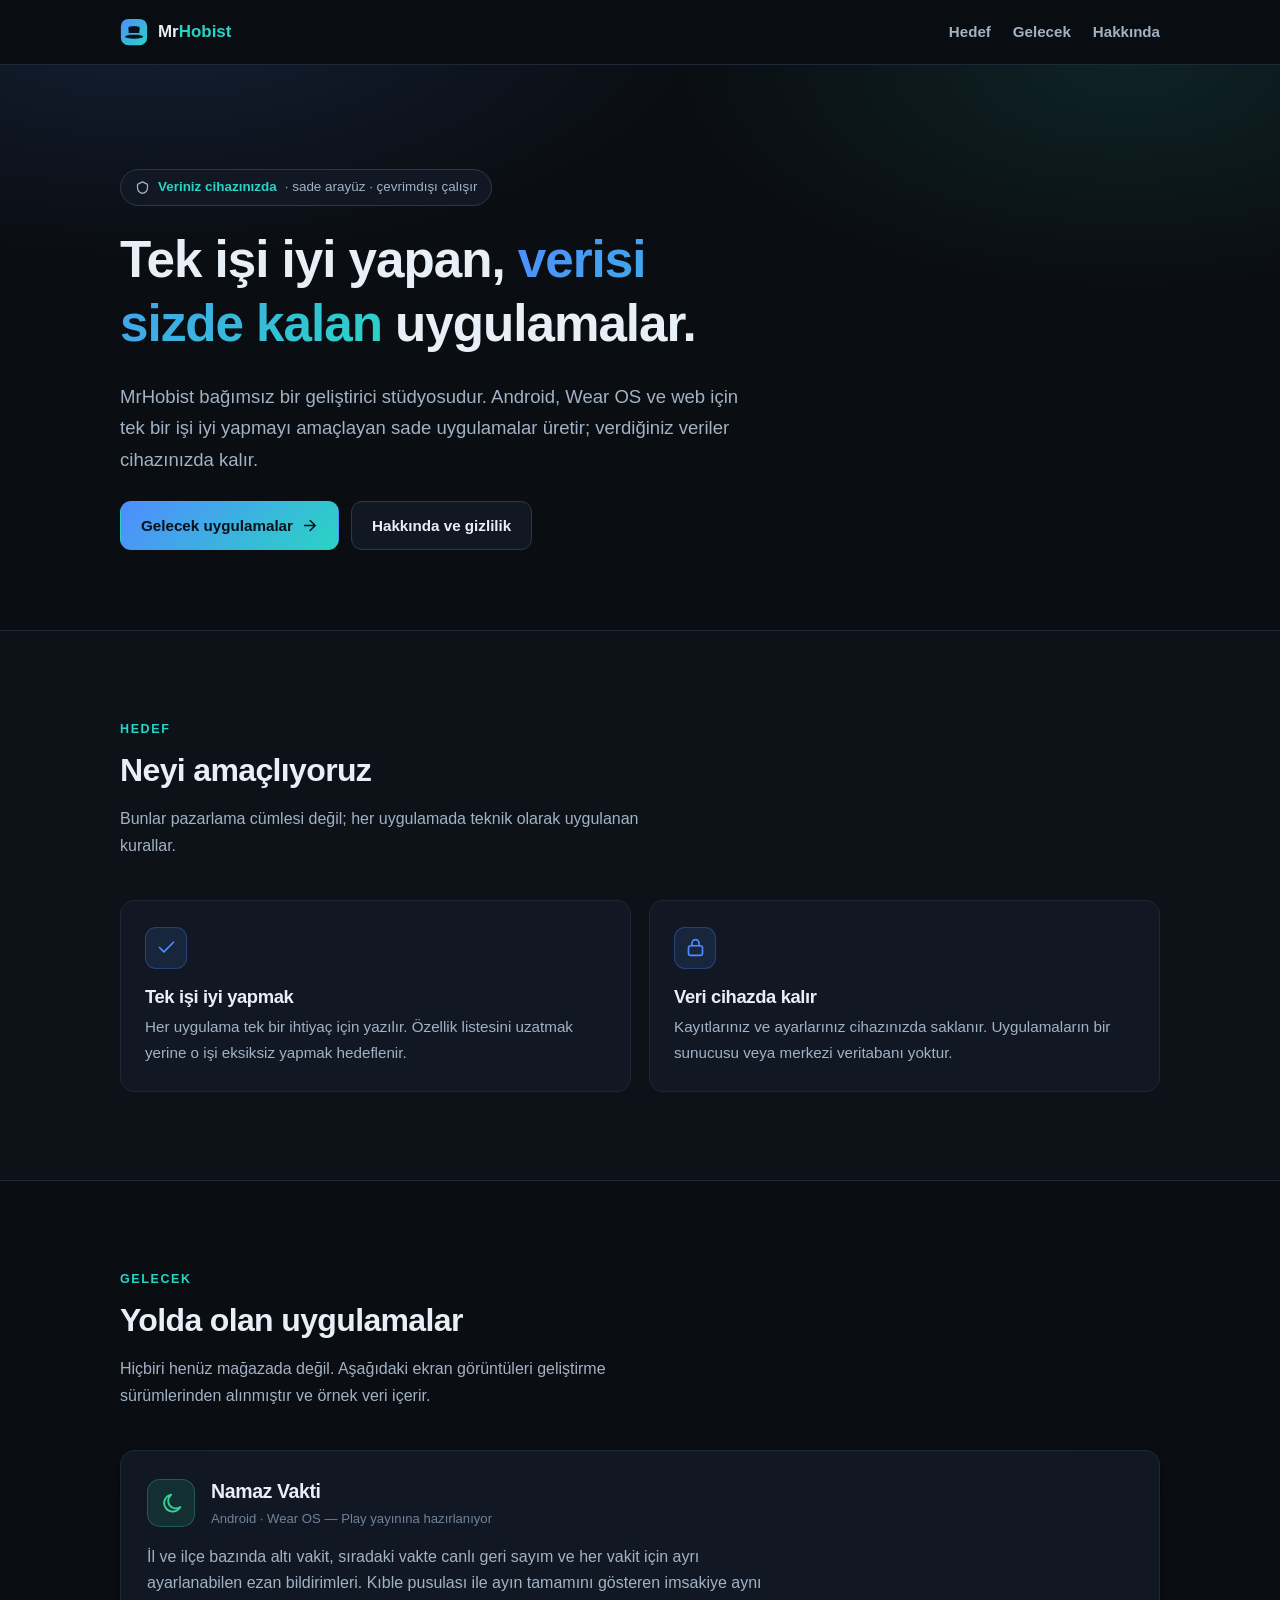
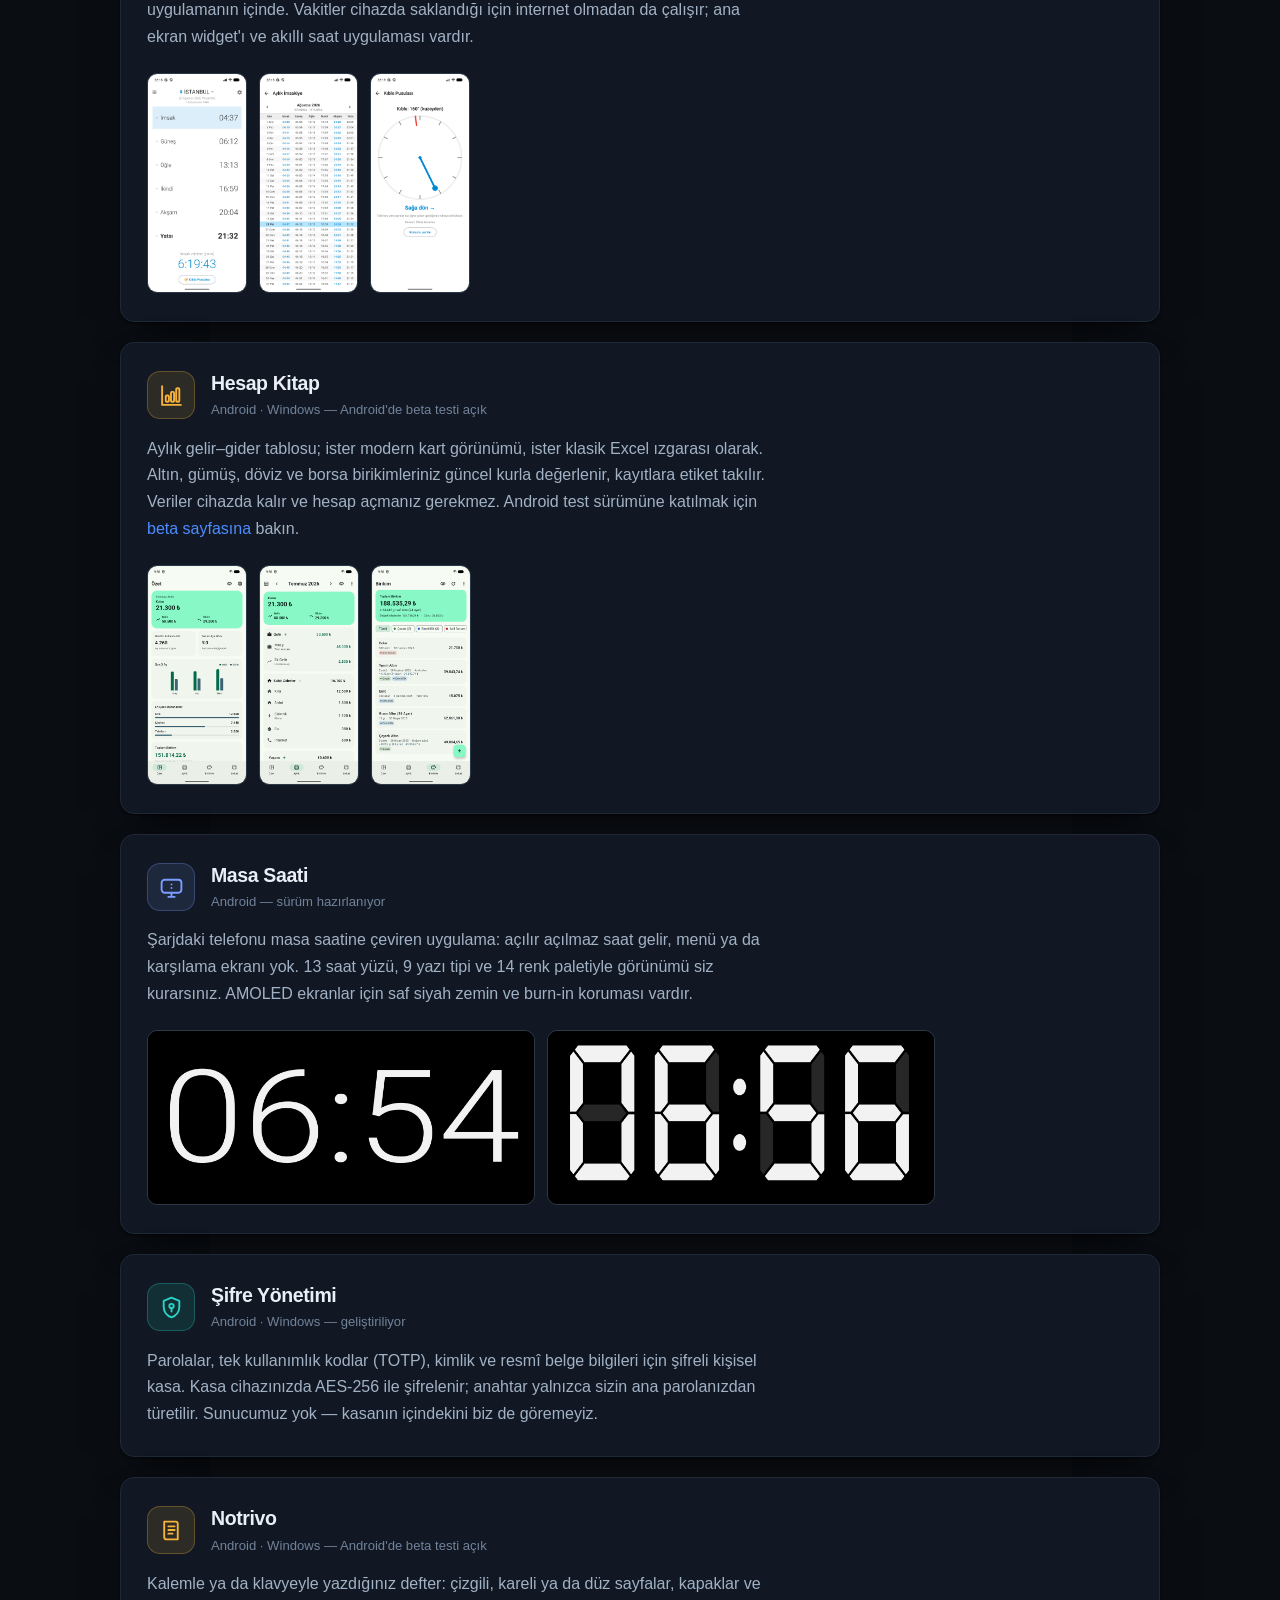
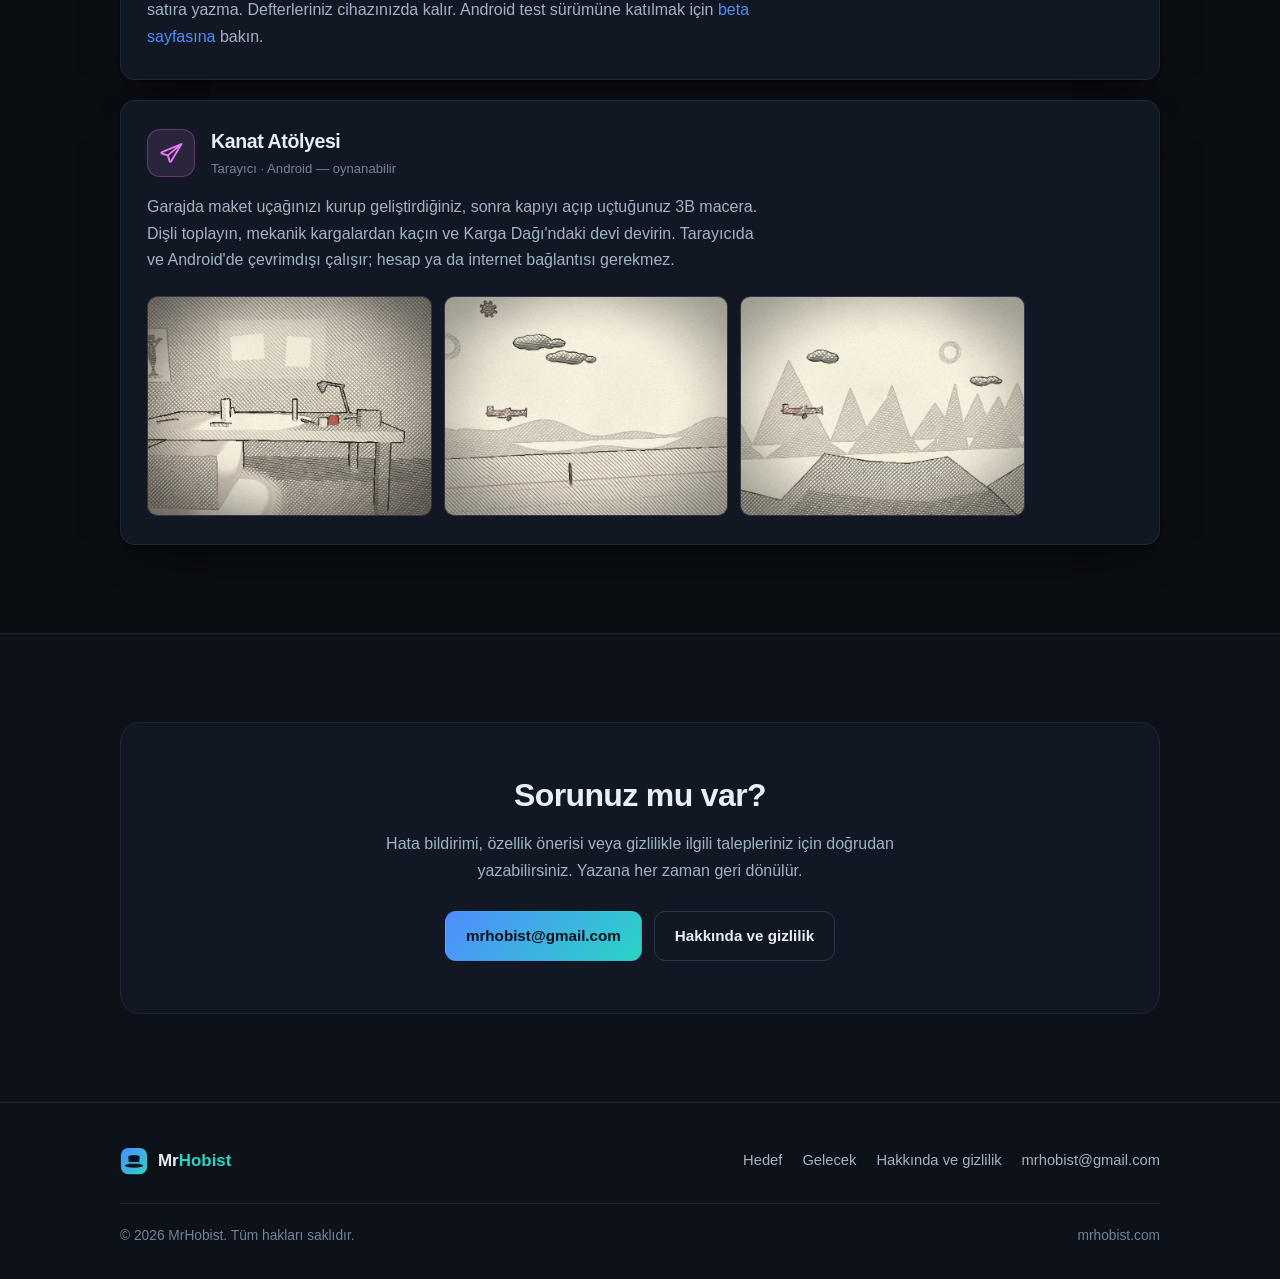
<file: index.html>
<!DOCTYPE html>
<html lang="tr">
<head>
<meta charset="utf-8">
<meta name="viewport" content="width=device-width, initial-scale=1">
<title>MrHobist — Sade uygulamalar</title>
<meta name="description" content="MrHobist; Namaz Vakti, Hesap Kitap, Masa Saati, Şifre Yönetimi ve Kanat Atölyesi uygulamalarını geliştiren bağımsız stüdyo. Verileriniz cihazınızda kalır.">
<link rel="canonical" href="https://mrhobist.com/">
<meta name="theme-color" content="#0a0d12">
<link rel="icon" href="/favicon.svg" type="image/svg+xml">
<link rel="apple-touch-icon" href="/assets/img/icon-512.png">
<link rel="stylesheet" href="/assets/css/site.css">

<meta property="og:type" content="website">
<meta property="og:site_name" content="MrHobist">
<meta property="og:locale" content="tr_TR">
<meta property="og:url" content="https://mrhobist.com/">
<meta property="og:title" content="MrHobist — Sade uygulamalar">
<meta property="og:description" content="Tek işi iyi yapan sade uygulamalar. Verileriniz cihazınızda kalır.">
<meta property="og:image" content="https://mrhobist.com/assets/img/icon-512.png">
<meta name="twitter:card" content="summary">

<script type="application/ld+json">
{
  "@context": "https://schema.org",
  "@type": "Organization",
  "name": "MrHobist",
  "url": "https://mrhobist.com/",
  "logo": "https://mrhobist.com/assets/img/icon-512.png",
  "email": "mrhobist@gmail.com",
  "description": "Sade ve gizliliğe saygılı uygulamalar geliştiren bağımsız yazılım stüdyosu."
}
</script>
</head>
<body>
<a class="skip-link" href="#main">İçeriğe geç</a>

<header class="site-header">
  <nav class="container nav" aria-label="Ana menü">
    <a class="brand" href="/">
      <svg class="brand-mark" viewBox="0 0 32 32" aria-hidden="true">
        <defs><linearGradient id="bm" gradientUnits="userSpaceOnUse" x1="0" y1="0" x2="32" y2="32"><stop offset="0" stop-color="#4f8cff"/><stop offset="1" stop-color="#2ad4c4"/></linearGradient></defs>
        <rect x="1" y="1" width="30" height="30" rx="8.5" fill="url(#bm)"/>
        <ellipse cx="16" cy="21.35" rx="10.42" ry="2.25" fill="#06131d"/>
        <path d="M10.37 21.35L9.52 11.21A6.48 1.97 0 0 1 22.48 11.21L21.63 21.35Z" fill="#06131d"/>
        <rect x="9.97" y="17.13" width="12.06" height="1.97" fill="url(#bm)"/>
      </svg>
      <span>Mr<em>Hobist</em></span>
    </a>
    <ul class="nav-links">
      <li><a href="#hedef">Hedef</a></li>
      <li><a href="#gelecek">Gelecek</a></li>
      <li><a href="/hakkinda/">Hakkında</a></li>
    </ul>
  </nav>
</header>

<main id="main">

  <!-- ============================== HERO ============================== -->
  <section class="hero">
    <div class="container">
      <span class="hero-eyebrow">
        <svg width="15" height="15" viewBox="0 0 24 24" fill="none" stroke="currentColor" stroke-width="2" stroke-linecap="round" stroke-linejoin="round" aria-hidden="true"><path d="M12 3 4 7v5c0 4.5 3.2 8.4 8 9.5 4.8-1.1 8-5 8-9.5V7l-8-4Z"/></svg>
        <b>Veriniz cihazınızda</b> · sade arayüz · çevrimdışı çalışır
      </span>

      <h1>Tek işi iyi yapan, <span class="grad-text">verisi sizde kalan</span> uygulamalar.</h1>

      <p class="hero-lead">
        MrHobist bağımsız bir geliştirici stüdyosudur. Android, Wear OS ve web için tek bir
        işi iyi yapmayı amaçlayan sade uygulamalar üretir; verdiğiniz veriler cihazınızda kalır.
      </p>

      <div class="hero-actions">
        <a class="btn btn-primary" href="#gelecek">
          Gelecek uygulamalar
          <svg viewBox="0 0 24 24" fill="none" stroke="currentColor" stroke-width="2.2" stroke-linecap="round" stroke-linejoin="round" aria-hidden="true"><path d="M5 12h14m-6-7 7 7-7 7"/></svg>
        </a>
        <a class="btn btn-ghost" href="/hakkinda/">Hakkında ve gizlilik</a>
      </div>
    </div>
  </section>

  <!-- ============================== HEDEF ============================= -->
  <section class="section section-alt" id="hedef">
    <div class="container">
      <div class="section-head">
        <span class="eyebrow">Hedef</span>
        <h2>Neyi amaçlıyoruz</h2>
        <p>Bunlar pazarlama cümlesi değil; her uygulamada teknik olarak uygulanan kurallar.</p>
      </div>

      <div class="goal-grid">
        <div class="goal">
          <div class="goal-ic">
            <svg viewBox="0 0 24 24" fill="none" stroke="currentColor" stroke-width="1.9" stroke-linecap="round" stroke-linejoin="round" aria-hidden="true"><path d="M20 6 9 17l-5-5"/></svg>
          </div>
          <h3>Tek işi iyi yapmak</h3>
          <p>Her uygulama tek bir ihtiyaç için yazılır. Özellik listesini uzatmak yerine
             o işi eksiksiz yapmak hedeflenir.</p>
        </div>

        <div class="goal">
          <div class="goal-ic">
            <svg viewBox="0 0 24 24" fill="none" stroke="currentColor" stroke-width="1.9" stroke-linecap="round" stroke-linejoin="round" aria-hidden="true"><rect x="4" y="10" width="16" height="11" rx="2.5"/><path d="M8 10V7a4 4 0 0 1 8 0v3"/></svg>
          </div>
          <h3>Veri cihazda kalır</h3>
          <p>Kayıtlarınız ve ayarlarınız cihazınızda saklanır. Uygulamaların bir sunucusu
             veya merkezi veritabanı yoktur.</p>
        </div>

      </div>
    </div>
  </section>

  <!-- ============================= GELECEK ============================ -->
  <section class="section" id="gelecek">
    <div class="container">
      <div class="section-head">
        <span class="eyebrow">Gelecek</span>
        <h2>Yolda olan uygulamalar</h2>
        <p>Hiçbiri henüz mağazada değil. Aşağıdaki ekran görüntüleri geliştirme sürümlerinden
           alınmıştır ve örnek veri içerir.</p>
      </div>

      <div class="app-list">

        <!-- Namaz Vakti -->
        <article class="app">
          <div class="app-top">
            <div class="app-icon ic-prayer">
              <svg viewBox="0 0 24 24" fill="none" stroke="currentColor" stroke-width="1.8" stroke-linecap="round" stroke-linejoin="round" aria-hidden="true">
                <path d="M20.5 15.3A8.2 8.2 0 1 1 11.7 3.5a6.4 6.4 0 0 0 8.8 11.8Z"/>
              </svg>
            </div>
            <div>
              <h3 class="app-name">Namaz Vakti</h3>
              <p class="app-meta">Android · Wear OS — Play yayınına hazırlanıyor</p>
            </div>
          </div>
          <p>İl ve ilçe bazında altı vakit, sıradaki vakte canlı geri sayım ve her vakit için
             ayrı ayarlanabilen ezan bildirimleri. Kıble pusulası ile ayın tamamını gösteren
             imsakiye aynı uygulamanın içinde. Vakitler cihazda saklandığı için internet
             olmadan da çalışır; ana ekran widget'ı ve akıllı saat uygulaması vardır.</p>
          <div class="shots">
            <img src="/assets/img/namaz-vakti-1.png" width="1280" height="2856" loading="lazy" alt="Namaz Vakti ana ekranı: sıradaki vakte geri sayım ve günün altı vakti">
            <img src="/assets/img/namaz-vakti-2.png" width="1280" height="2856" loading="lazy" alt="Aylık imsakiye tablosu, bugünün satırı vurgulu">
            <img src="/assets/img/namaz-vakti-3.png" width="1280" height="2856" loading="lazy" alt="Kıble pusulası ekranı">
          </div>
        </article>

        <!-- Hesap Kitap -->
        <article class="app">
          <div class="app-top">
            <div class="app-icon ic-finance">
              <svg viewBox="0 0 24 24" fill="none" stroke="currentColor" stroke-width="1.8" stroke-linecap="round" stroke-linejoin="round" aria-hidden="true">
                <path d="M3 3v18h18"/>
                <rect x="6.5" y="12" width="3" height="6" rx="1"/>
                <rect x="11.5" y="8.5" width="3" height="9.5" rx="1"/>
                <rect x="16.5" y="5" width="3" height="13" rx="1"/>
              </svg>
            </div>
            <div>
              <h3 class="app-name">Hesap Kitap</h3>
              <p class="app-meta">Android · Windows — Android'de beta testi açık</p>
            </div>
          </div>
          <p>Aylık gelir–gider tablosu; ister modern kart görünümü, ister klasik Excel ızgarası
             olarak. Altın, gümüş, döviz ve borsa birikimleriniz güncel kurla değerlenir,
             kayıtlara etiket takılır. Veriler cihazda kalır ve hesap açmanız gerekmez.
             Android test sürümüne katılmak için <a href="/finflow/">beta sayfasına</a> bakın.</p>
          <div class="shots">
            <img src="/assets/img/hesap-kitap-1.png" width="360" height="801" loading="lazy" alt="Özet ekranı: ayın kalanı, günlük harcanabilir tutar ve son üç ayın trendi">
            <img src="/assets/img/hesap-kitap-2.png" width="360" height="801" loading="lazy" alt="Aylık ekranı: gelir ve gider grupları kart görünümünde">
            <img src="/assets/img/hesap-kitap-3.png" width="360" height="801" loading="lazy" alt="Birikim ekranı: altın ve döviz kayıtları, renkli etiketler">
          </div>
        </article>

        <!-- Masa Saati -->
        <article class="app">
          <div class="app-top">
            <div class="app-icon ic-clock">
              <svg viewBox="0 0 24 24" fill="none" stroke="currentColor" stroke-width="1.8" stroke-linecap="round" stroke-linejoin="round" aria-hidden="true">
                <rect x="2.5" y="4.5" width="19" height="12.5" rx="3"/>
                <path d="M9 21h6M12 17v4"/>
                <circle cx="12" cy="9" r=".9" fill="currentColor" stroke="none"/>
                <circle cx="12" cy="12.5" r=".9" fill="currentColor" stroke="none"/>
              </svg>
            </div>
            <div>
              <h3 class="app-name">Masa Saati</h3>
              <p class="app-meta">Android — sürüm hazırlanıyor</p>
            </div>
          </div>
          <p>Şarjdaki telefonu masa saatine çeviren uygulama: açılır açılmaz saat gelir,
             menü ya da karşılama ekranı yok. 13 saat yüzü, 9 yazı tipi ve 14 renk paletiyle
             görünümü siz kurarsınız. AMOLED ekranlar için saf siyah zemin ve burn-in
             koruması vardır.</p>
          <div class="shots wide">
            <img src="/assets/img/masa-saati-1.png" width="2856" height="1280" loading="lazy" alt="Klasik saat yüzü, yatay yerleşim: ekranı dolduran rakamlar">
            <img src="/assets/img/masa-saati-2.png" width="2856" height="1280" loading="lazy" alt="Retro saat yüzü: 7 segmentli gösterge, sönük segmentler görünür">
          </div>
        </article>

        <!-- Şifre Yönetimi -->
        <article class="app">
          <div class="app-top">
            <div class="app-icon ic-vault">
              <svg viewBox="0 0 24 24" fill="none" stroke="currentColor" stroke-width="1.8" stroke-linecap="round" stroke-linejoin="round" aria-hidden="true">
                <path d="M12 2.6 4.5 5.6v6c0 4.4 3.1 8.3 7.5 9.8 4.4-1.5 7.5-5.4 7.5-9.8v-6L12 2.6Z"/>
                <circle cx="12" cy="10.6" r="2.1"/>
                <path d="M12 12.7v3.1"/>
              </svg>
            </div>
            <div>
              <h3 class="app-name">Şifre Yönetimi</h3>
              <p class="app-meta">Android · Windows — geliştiriliyor</p>
            </div>
          </div>
          <p>Parolalar, tek kullanımlık kodlar (TOTP), kimlik ve resmî belge bilgileri için
             şifreli kişisel kasa. Kasa cihazınızda AES-256 ile şifrelenir; anahtar yalnızca
             sizin ana parolanızdan türetilir. Sunucumuz yok — kasanın içindekini biz de
             göremeyiz.</p>
        </article>

        <!-- Notrivo -->
        <article class="app">
          <div class="app-top">
            <div class="app-icon ic-finance">
              <svg viewBox="0 0 24 24" fill="none" stroke="currentColor" stroke-width="1.8" stroke-linecap="round" stroke-linejoin="round" aria-hidden="true">
                <path d="M5 3.5h11a2 2 0 0 1 2 2v15H7a2 2 0 0 1-2-2v-15Z"/>
                <path d="M9 8h6M9 11.5h6M9 15h4"/>
              </svg>
            </div>
            <div>
              <h3 class="app-name">Notrivo</h3>
              <p class="app-meta">Android · Windows — Android'de beta testi açık</p>
            </div>
          </div>
          <p>Kalemle ya da klavyeyle yazdığınız defter: çizgili, kareli ya da düz sayfalar,
             kapaklar ve satıra yazma. Defterleriniz cihazınızda kalır. Android test sürümüne
             katılmak için <a href="/notrivo/">beta sayfasına</a> bakın.</p>
        </article>

        <!-- Kanat Atölyesi -->
        <article class="app">
          <div class="app-top">
            <div class="app-icon ic-game">
              <svg viewBox="0 0 24 24" fill="none" stroke="currentColor" stroke-width="1.8" stroke-linecap="round" stroke-linejoin="round" aria-hidden="true">
                <path d="M21.5 3 2.8 10.6c-.7.3-.7 1.3.1 1.5l5.6 1.7 1.7 5.6c.2.8 1.2.8 1.5.1L21.5 3Z"/>
                <path d="M21.5 3 8.5 13.8"/>
              </svg>
            </div>
            <div>
              <h3 class="app-name">Kanat Atölyesi</h3>
              <p class="app-meta">Tarayıcı · Android — oynanabilir</p>
            </div>
          </div>
          <p>Garajda maket uçağınızı kurup geliştirdiğiniz, sonra kapıyı açıp uçtuğunuz
             3B macera. Dişli toplayın, mekanik kargalardan kaçın ve Karga Dağı'ndaki devi
             devirin. Tarayıcıda ve Android'de çevrimdışı çalışır; hesap ya da internet
             bağlantısı gerekmez.</p>
          <div class="shots">
            <img src="/assets/img/kanat-atolyesi-1.jpg" width="696" height="537" loading="lazy" alt="Kanat Atölyesi açılış ekranı: ışığı yanan garaj ve masadaki maket uçak">
            <img src="/assets/img/kanat-atolyesi-2.jpg" width="696" height="537" loading="lazy" alt="Uçuş sahnesi: pistten kalkan uçak ve prosedürel üretilmiş arazi">
            <img src="/assets/img/kanat-atolyesi-3.jpg" width="696" height="537" loading="lazy" alt="Karga Dağı bölüm sonu mücadelesi">
          </div>
        </article>

      </div>
    </div>
  </section>

  <!-- =============================== CTA ============================== -->
  <section class="section section-alt">
    <div class="container">
      <div class="cta">
        <h2>Sorunuz mu var?</h2>
        <p>Hata bildirimi, özellik önerisi veya gizlilikle ilgili talepleriniz için doğrudan
           yazabilirsiniz. Yazana her zaman geri dönülür.</p>
        <div class="hero-actions">
          <a class="btn btn-primary" href="mailto:mrhobist@gmail.com">mrhobist@gmail.com</a>
          <a class="btn btn-ghost" href="/hakkinda/">Hakkında ve gizlilik</a>
        </div>
      </div>
    </div>
  </section>

</main>

<footer class="site-footer">
  <div class="container">
    <div class="footer-top">
      <a class="brand" href="/">
        <svg class="brand-mark" viewBox="0 0 32 32" aria-hidden="true">
          <defs><linearGradient id="bf" gradientUnits="userSpaceOnUse" x1="0" y1="0" x2="32" y2="32"><stop offset="0" stop-color="#4f8cff"/><stop offset="1" stop-color="#2ad4c4"/></linearGradient></defs>
          <rect x="1" y="1" width="30" height="30" rx="8.5" fill="url(#bf)"/>
          <ellipse cx="16" cy="21.35" rx="10.42" ry="2.25" fill="#06131d"/>
          <path d="M10.37 21.35L9.52 11.21A6.48 1.97 0 0 1 22.48 11.21L21.63 21.35Z" fill="#06131d"/>
          <rect x="9.97" y="17.13" width="12.06" height="1.97" fill="url(#bf)"/>
        </svg>
        <span>Mr<em>Hobist</em></span>
      </a>
      <ul class="footer-nav">
        <li><a href="#hedef">Hedef</a></li>
        <li><a href="#gelecek">Gelecek</a></li>
        <li><a href="/hakkinda/">Hakkında ve gizlilik</a></li>
        <li><a href="mailto:mrhobist@gmail.com">mrhobist@gmail.com</a></li>
      </ul>
    </div>
    <div class="footer-bottom">
      <span>&copy; 2026 MrHobist. Tüm hakları saklıdır.</span>
      <span>mrhobist.com</span>
    </div>
  </div>
</footer>
</body>
</html>
</file>
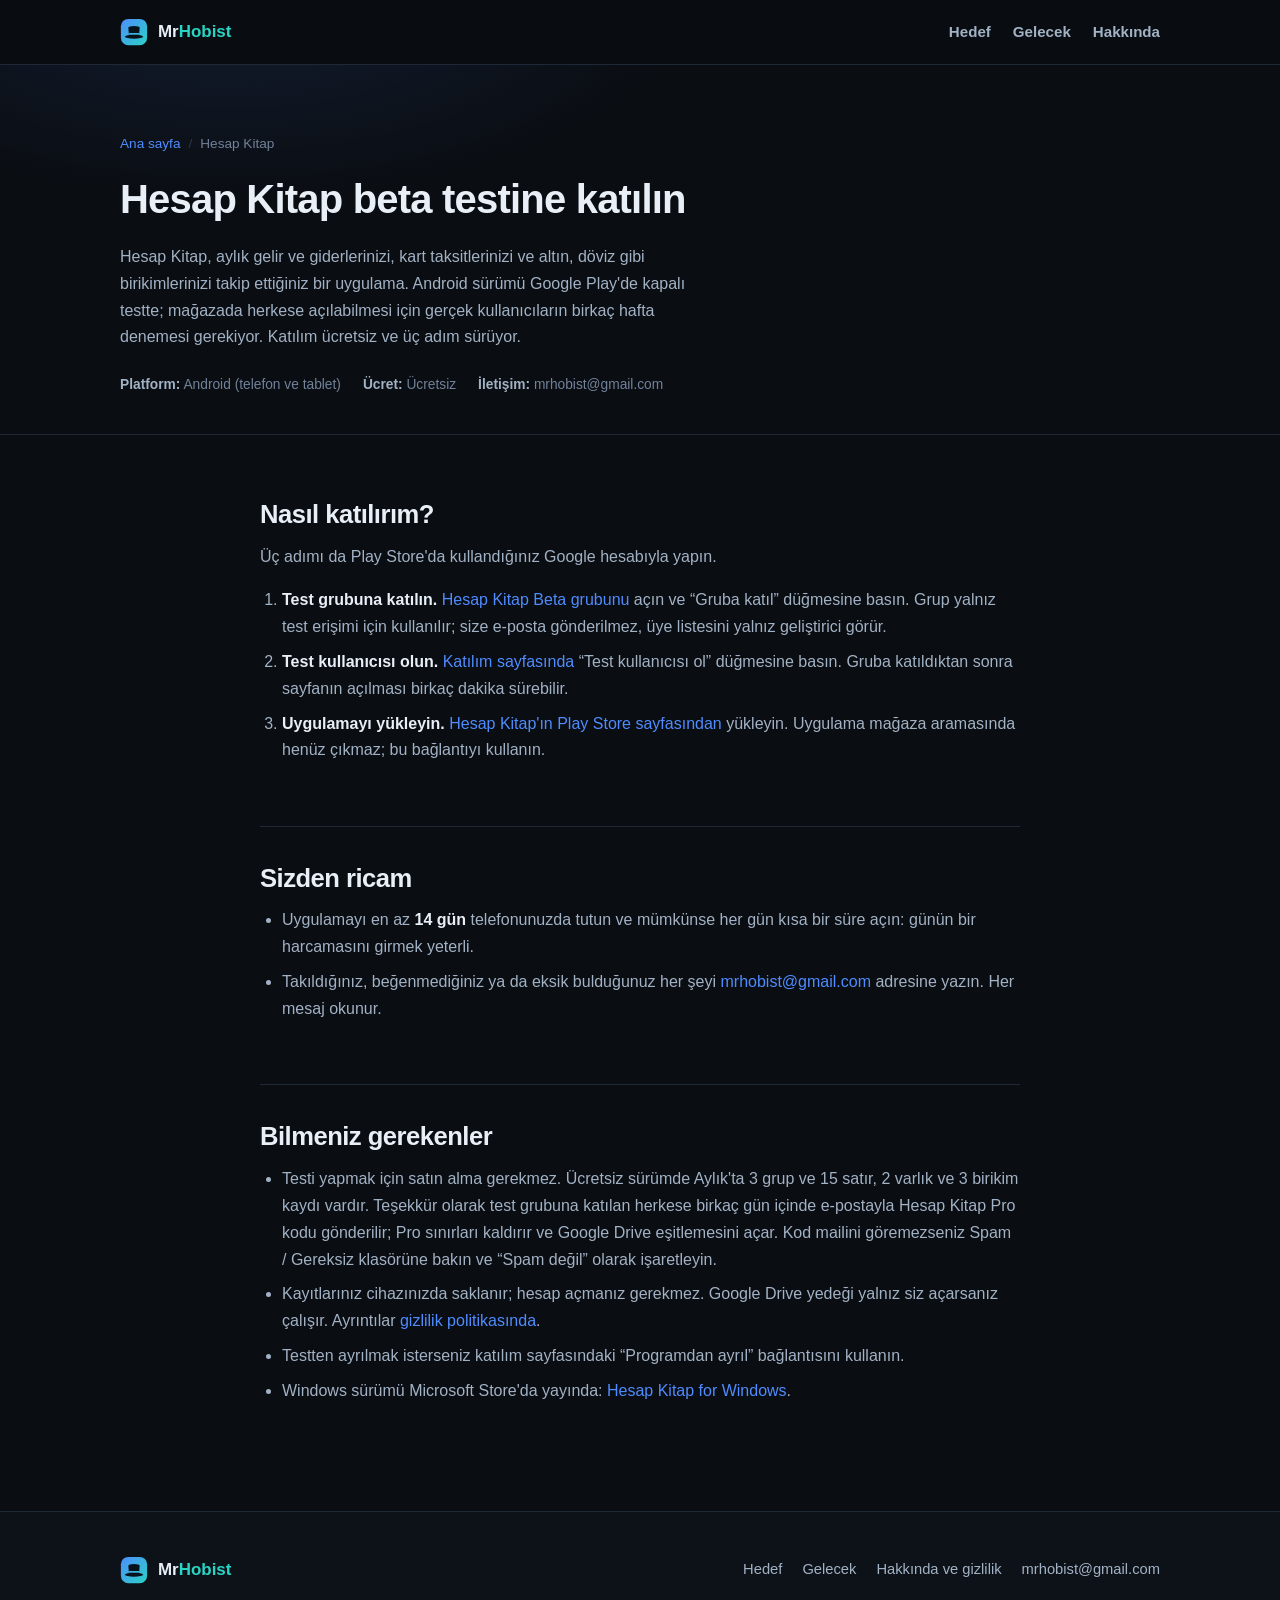
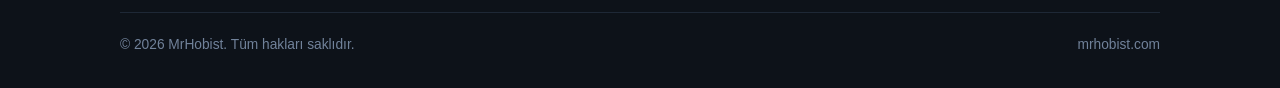
<file: finflow/index.html>
<!DOCTYPE html>
<html lang="tr">
<head>
<meta charset="utf-8">
<meta name="viewport" content="width=device-width, initial-scale=1">
<title>Hesap Kitap beta testine katılın | MrHobist</title>
<meta name="description" content="Hesap Kitap, aylık gelir-gider ve birikim takibi uygulaması. Android test sürümüne üç adımda katılın.">
<link rel="canonical" href="https://mrhobist.com/finflow/">
<meta name="theme-color" content="#0a0d12">
<link rel="icon" href="/favicon.svg" type="image/svg+xml">
<link rel="apple-touch-icon" href="/assets/img/icon-512.png">
<link rel="stylesheet" href="/assets/css/site.css">

<meta property="og:type" content="website">
<meta property="og:site_name" content="MrHobist">
<meta property="og:locale" content="tr_TR">
<meta property="og:url" content="https://mrhobist.com/finflow/">
<meta property="og:title" content="Hesap Kitap beta testine katılın">
<meta property="og:description" content="Aylık gelir-gider ve birikim takibi. Android test sürümüne üç adımda katılın.">
<meta property="og:image" content="https://mrhobist.com/assets/img/icon-512.png">
<meta name="twitter:card" content="summary">
</head>
<body>
<a class="skip-link" href="#main">İçeriğe geç</a>

<header class="site-header">
  <nav class="container nav" aria-label="Ana menü">
    <a class="brand" href="/">
      <svg class="brand-mark" viewBox="0 0 32 32" aria-hidden="true">
        <defs><linearGradient id="bm" gradientUnits="userSpaceOnUse" x1="0" y1="0" x2="32" y2="32"><stop offset="0" stop-color="#4f8cff"/><stop offset="1" stop-color="#2ad4c4"/></linearGradient></defs>
        <rect x="1" y="1" width="30" height="30" rx="8.5" fill="url(#bm)"/>
        <ellipse cx="16" cy="21.35" rx="10.42" ry="2.25" fill="#06131d"/>
        <path d="M10.37 21.35L9.52 11.21A6.48 1.97 0 0 1 22.48 11.21L21.63 21.35Z" fill="#06131d"/>
        <rect x="9.97" y="17.13" width="12.06" height="1.97" fill="url(#bm)"/>
      </svg>
      <span>Mr<em>Hobist</em></span>
    </a>
    <ul class="nav-links">
      <li><a href="/#hedef">Hedef</a></li>
      <li><a href="/#gelecek">Gelecek</a></li>
      <li><a href="/hakkinda/">Hakkında</a></li>
    </ul>
  </nav>
</header>

<main id="main">

  <div class="doc-header">
    <div class="container">
      <ol class="breadcrumb">
        <li><a href="/">Ana sayfa</a></li>
        <li>Hesap Kitap</li>
      </ol>
      <h1>Hesap Kitap beta testine katılın</h1>
      <p>Hesap Kitap, aylık gelir ve giderlerinizi, kart taksitlerinizi ve altın, döviz gibi
         birikimlerinizi takip ettiğiniz bir uygulama. Android sürümü Google Play'de kapalı testte;
         mağazada herkese açılabilmesi için gerçek kullanıcıların birkaç hafta denemesi gerekiyor.
         Katılım ücretsiz ve üç adım sürüyor.</p>
      <div class="doc-meta">
        <span><b>Platform:</b> Android (telefon ve tablet)</span>
        <span><b>Ücret:</b> Ücretsiz</span>
        <span><b>İletişim:</b> mrhobist@gmail.com</span>
      </div>
    </div>
  </div>

  <div class="doc">
    <div class="container">

      <h2>Nasıl katılırım?</h2>

      <p>Üç adımı da Play Store'da kullandığınız Google hesabıyla yapın.</p>

      <ol>
        <li><strong>Test grubuna katılın.</strong>
            <a href="https://groups.google.com/g/finflow-beta">Hesap Kitap Beta grubunu</a> açın ve
            “Gruba katıl” düğmesine basın. Grup yalnız test erişimi için kullanılır; size e-posta
            gönderilmez, üye listesini yalnız geliştirici görür.</li>
        <li><strong>Test kullanıcısı olun.</strong>
            <a href="https://play.google.com/apps/testing/com.mrhobist.finflow">Katılım sayfasında</a>
            “Test kullanıcısı ol” düğmesine basın. Gruba katıldıktan sonra sayfanın açılması
            birkaç dakika sürebilir.</li>
        <li><strong>Uygulamayı yükleyin.</strong>
            <a href="https://play.google.com/store/apps/details?id=com.mrhobist.finflow">Hesap Kitap'ın
            Play Store sayfasından</a> yükleyin. Uygulama mağaza aramasında henüz çıkmaz; bu
            bağlantıyı kullanın.</li>
      </ol>

      <h2>Sizden ricam</h2>

      <ul>
        <li>Uygulamayı en az <strong>14 gün</strong> telefonunuzda tutun ve mümkünse her gün kısa
            bir süre açın: günün bir harcamasını girmek yeterli.</li>
        <li>Takıldığınız, beğenmediğiniz ya da eksik bulduğunuz her şeyi
            <a href="mailto:mrhobist@gmail.com?subject=Hesap%20Kitap%20beta">mrhobist@gmail.com</a>
            adresine yazın. Her mesaj okunur.</li>
      </ul>

      <h2>Bilmeniz gerekenler</h2>

      <ul>
        <li>Testi yapmak için satın alma gerekmez. Ücretsiz sürümde Aylık'ta 3 grup ve 15 satır, 2 varlık
            ve 3 birikim kaydı vardır. Teşekkür olarak test grubuna katılan herkese birkaç gün içinde
            e-postayla Hesap Kitap Pro kodu gönderilir; Pro sınırları kaldırır ve Google Drive eşitlemesini açar.
            Kod mailini göremezseniz Spam / Gereksiz klasörüne bakın ve “Spam değil” olarak işaretleyin.</li>
        <li>Kayıtlarınız cihazınızda saklanır; hesap açmanız gerekmez. Google Drive yedeği yalnız
            siz açarsanız çalışır. Ayrıntılar <a href="/hakkinda/">gizlilik politikasında</a>.</li>
        <li>Testten ayrılmak isterseniz katılım sayfasındaki “Programdan ayrıl” bağlantısını
            kullanın.</li>
        <li>Windows sürümü Microsoft Store'da yayında:
            <a href="https://apps.microsoft.com/detail/9NW214R2RS0W">Hesap Kitap for Windows</a>.</li>
      </ul>

    </div>
  </div>

</main>

<footer class="site-footer">
  <div class="container">
    <div class="footer-top">
      <a class="brand" href="/">
        <svg class="brand-mark" viewBox="0 0 32 32" aria-hidden="true">
          <defs><linearGradient id="bf" gradientUnits="userSpaceOnUse" x1="0" y1="0" x2="32" y2="32"><stop offset="0" stop-color="#4f8cff"/><stop offset="1" stop-color="#2ad4c4"/></linearGradient></defs>
          <rect x="1" y="1" width="30" height="30" rx="8.5" fill="url(#bf)"/>
          <ellipse cx="16" cy="21.35" rx="10.42" ry="2.25" fill="#06131d"/>
          <path d="M10.37 21.35L9.52 11.21A6.48 1.97 0 0 1 22.48 11.21L21.63 21.35Z" fill="#06131d"/>
          <rect x="9.97" y="17.13" width="12.06" height="1.97" fill="url(#bf)"/>
        </svg>
        <span>Mr<em>Hobist</em></span>
      </a>
      <ul class="footer-nav">
        <li><a href="/#hedef">Hedef</a></li>
        <li><a href="/#gelecek">Gelecek</a></li>
        <li><a href="/hakkinda/">Hakkında ve gizlilik</a></li>
        <li><a href="mailto:mrhobist@gmail.com">mrhobist@gmail.com</a></li>
      </ul>
    </div>
    <div class="footer-bottom">
      <span>&copy; 2026 MrHobist. Tüm hakları saklıdır.</span>
      <span>mrhobist.com</span>
    </div>
  </div>
</footer>
</body>
</html>
</file>
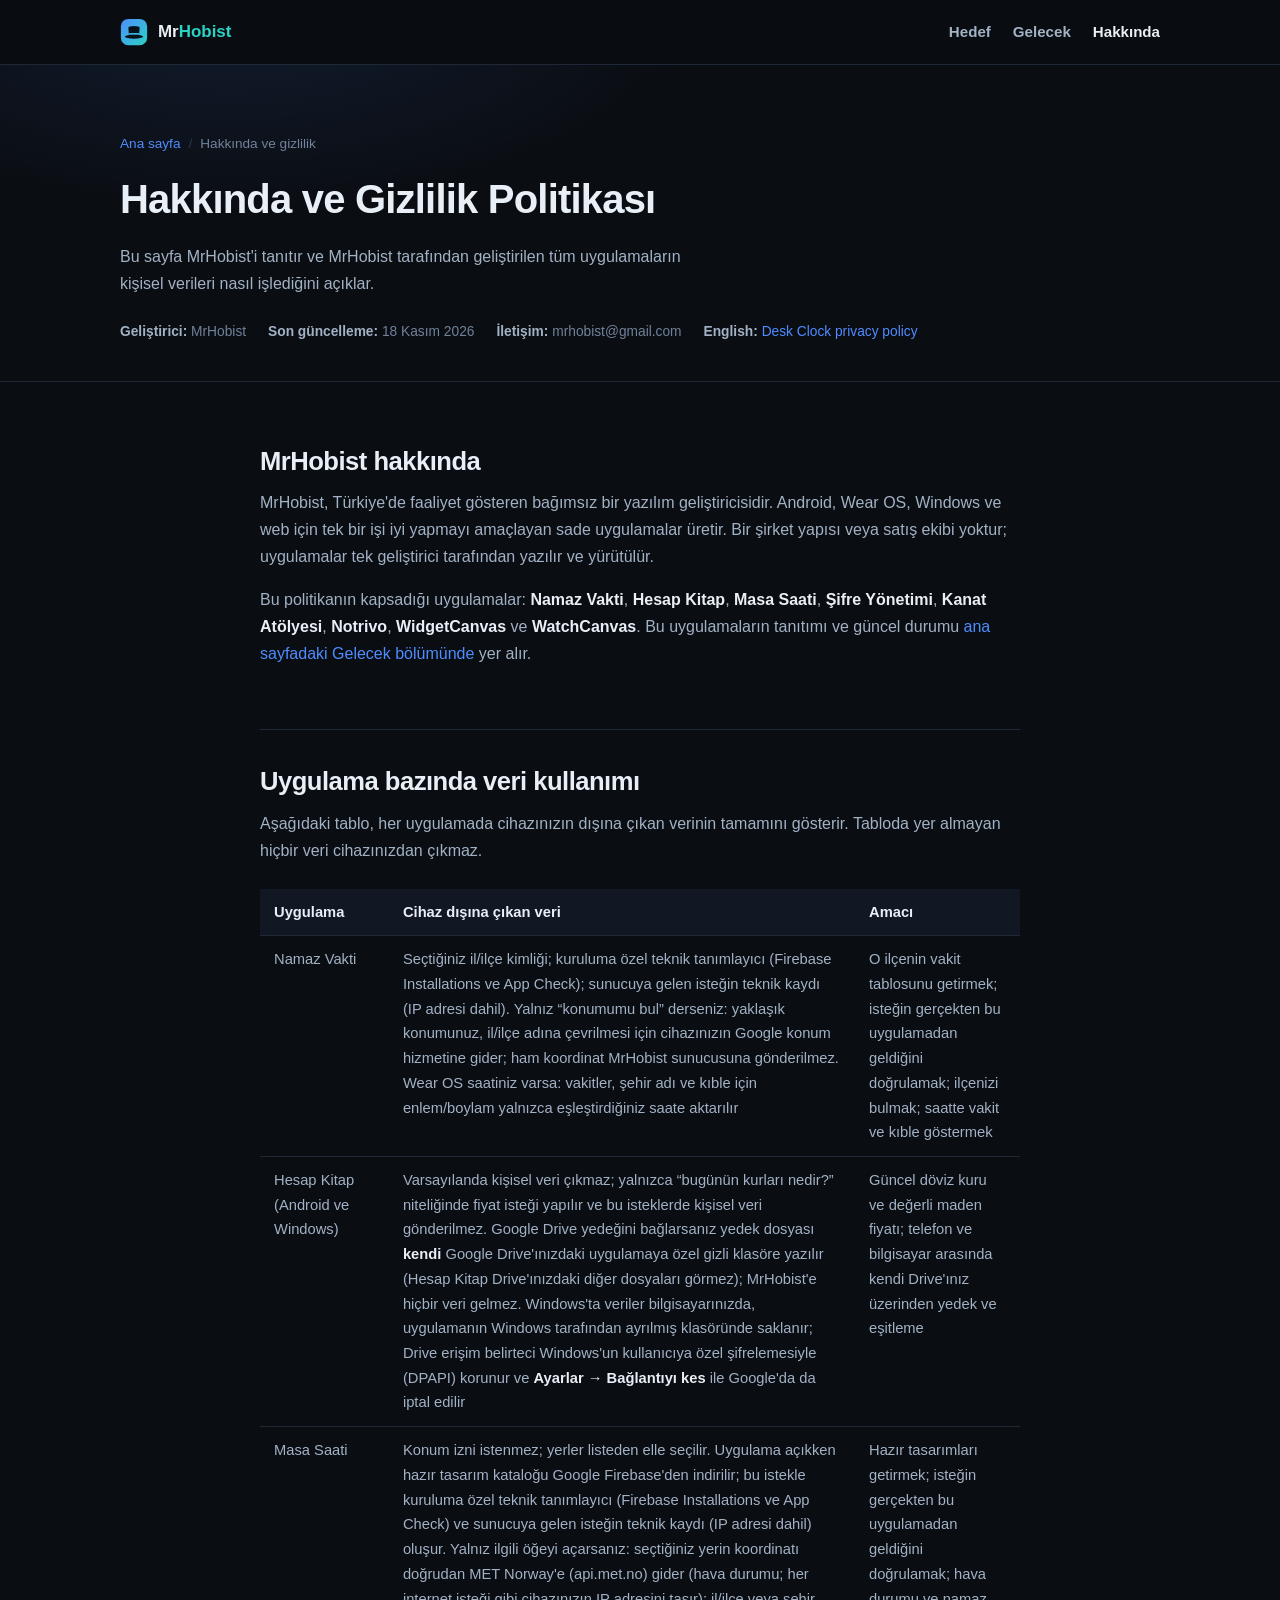
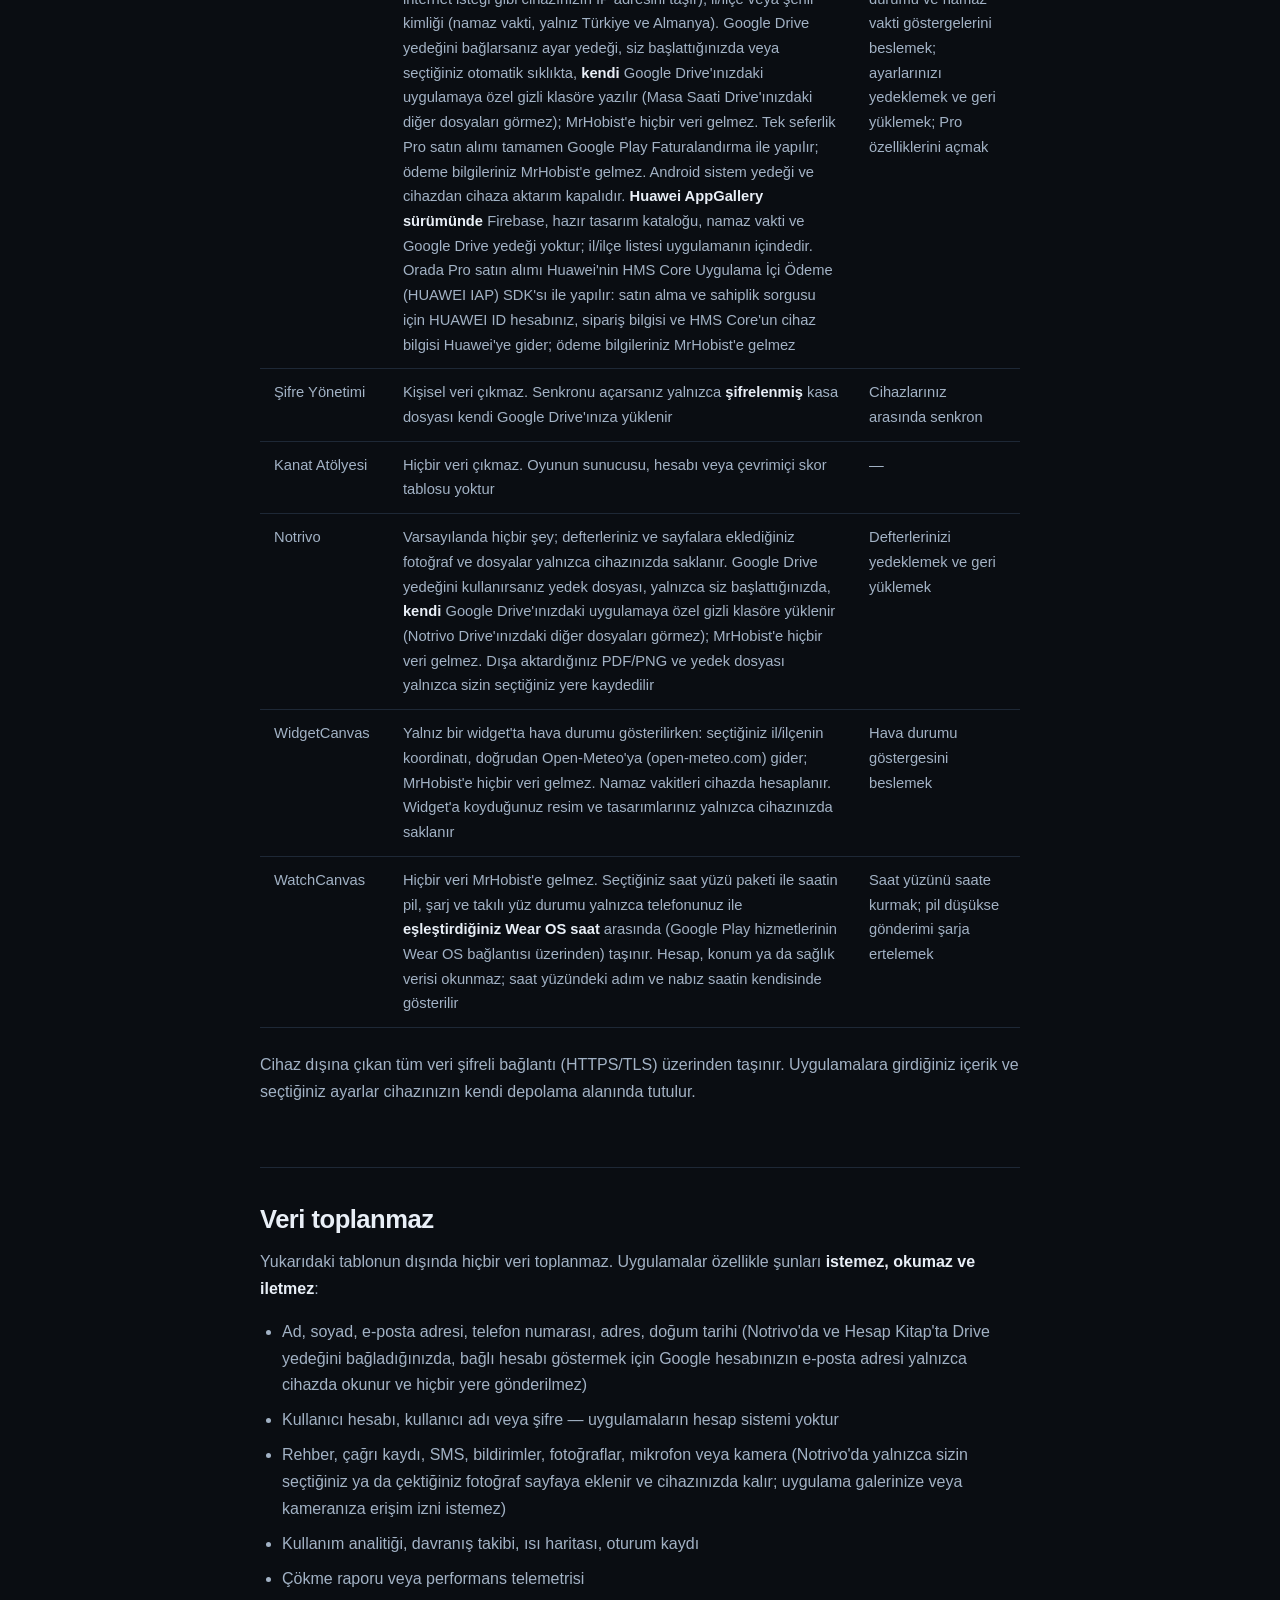
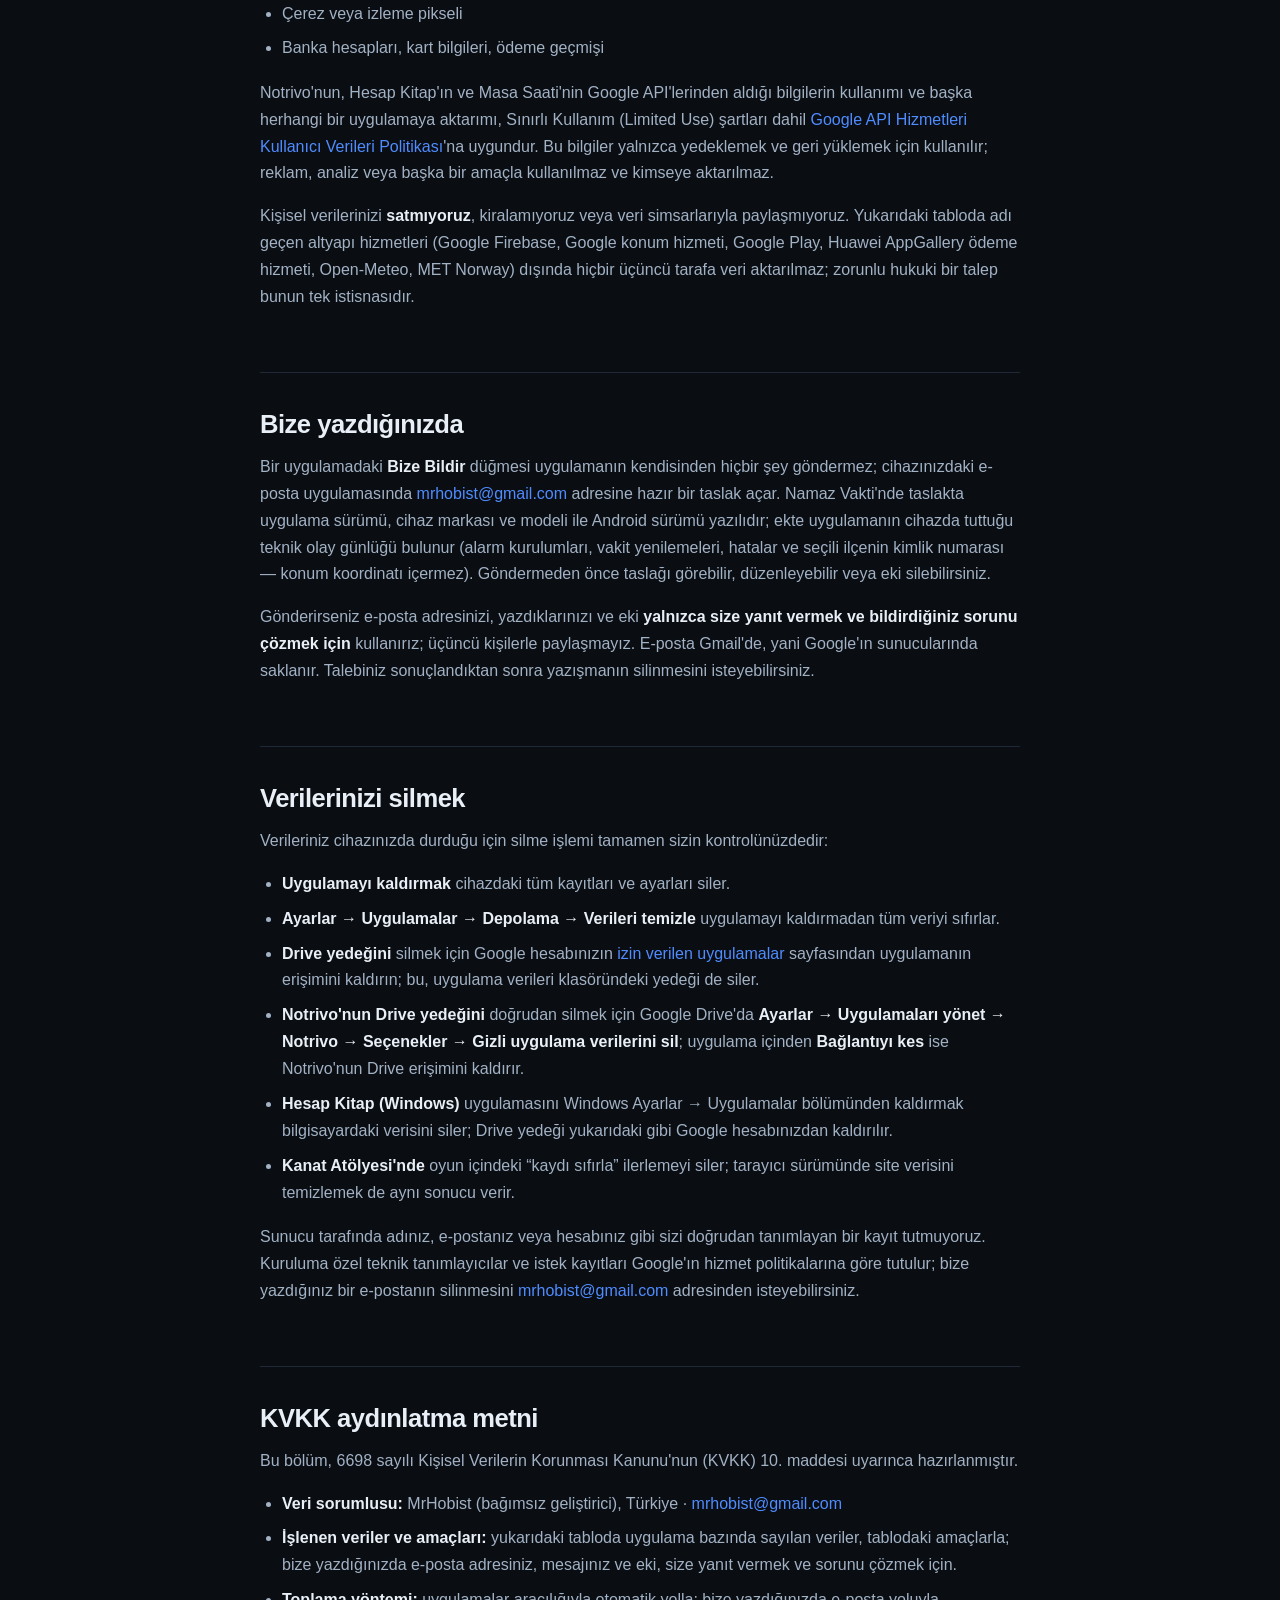
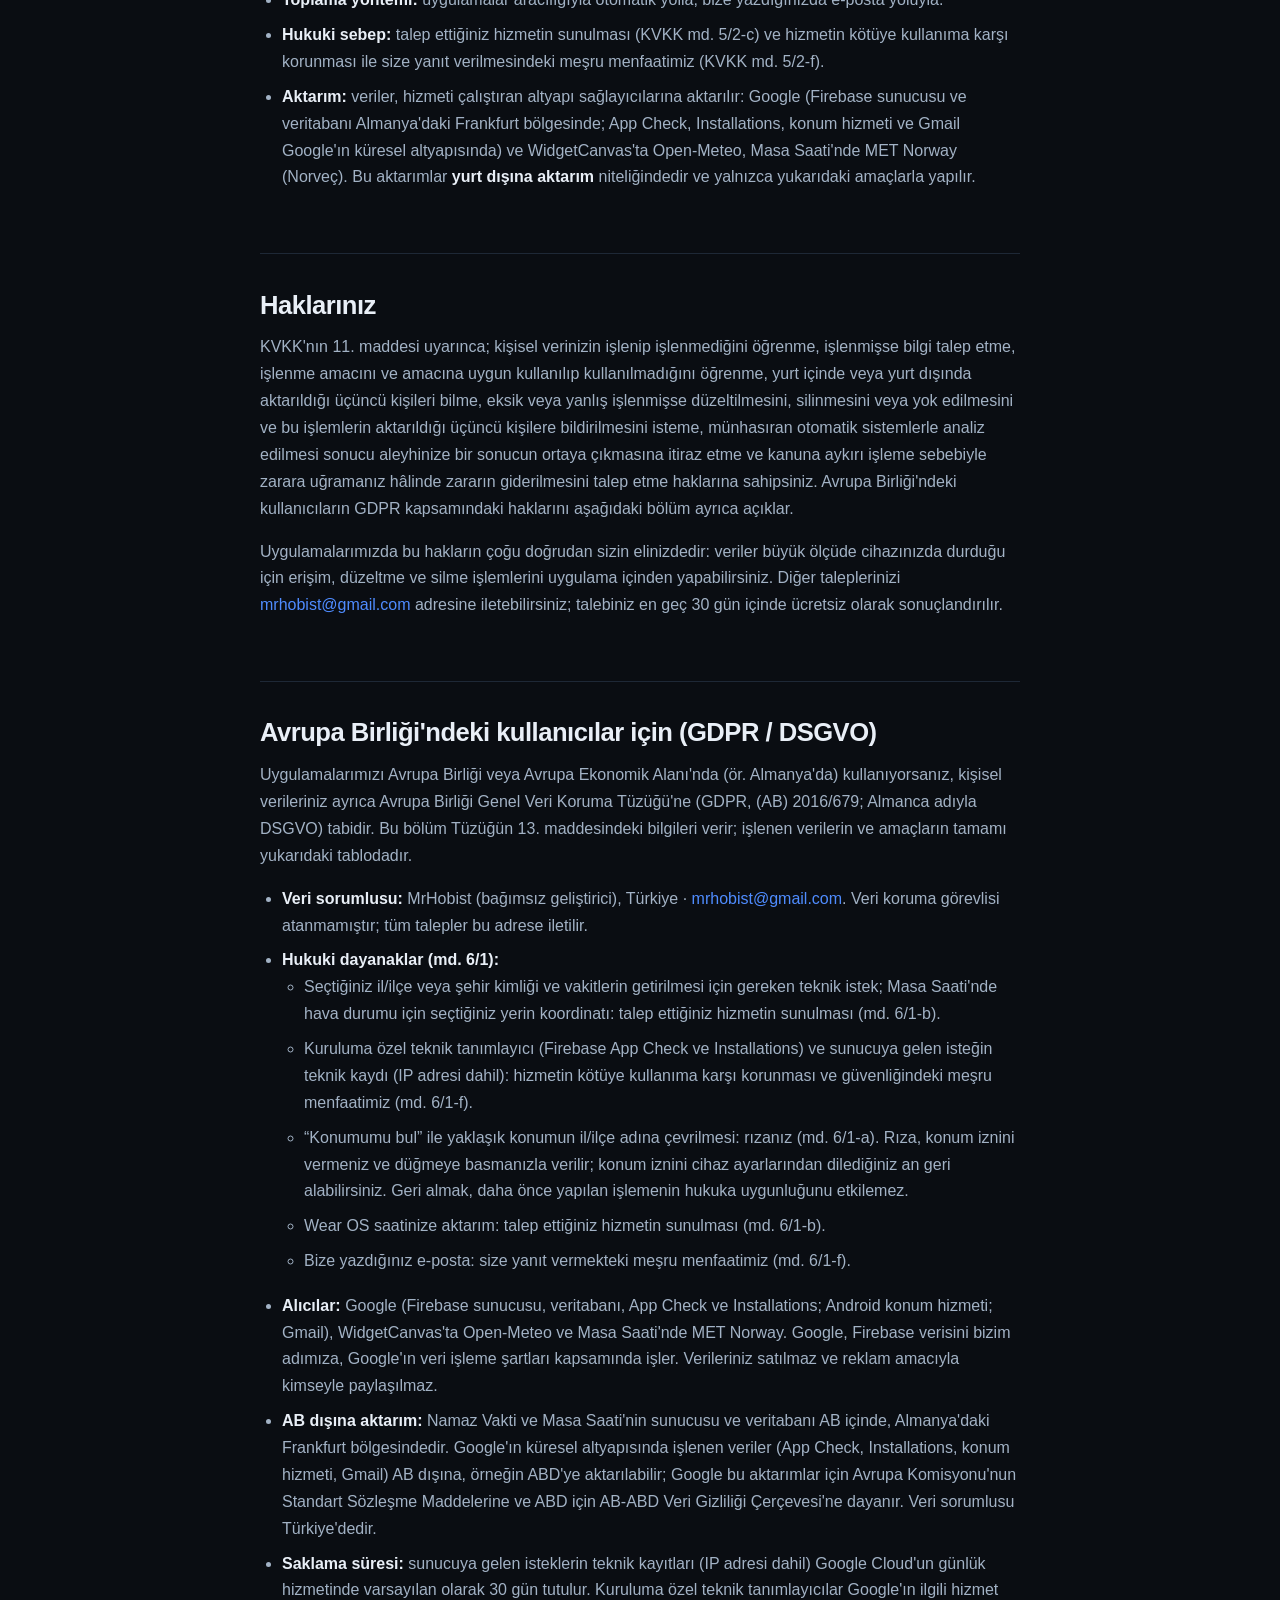
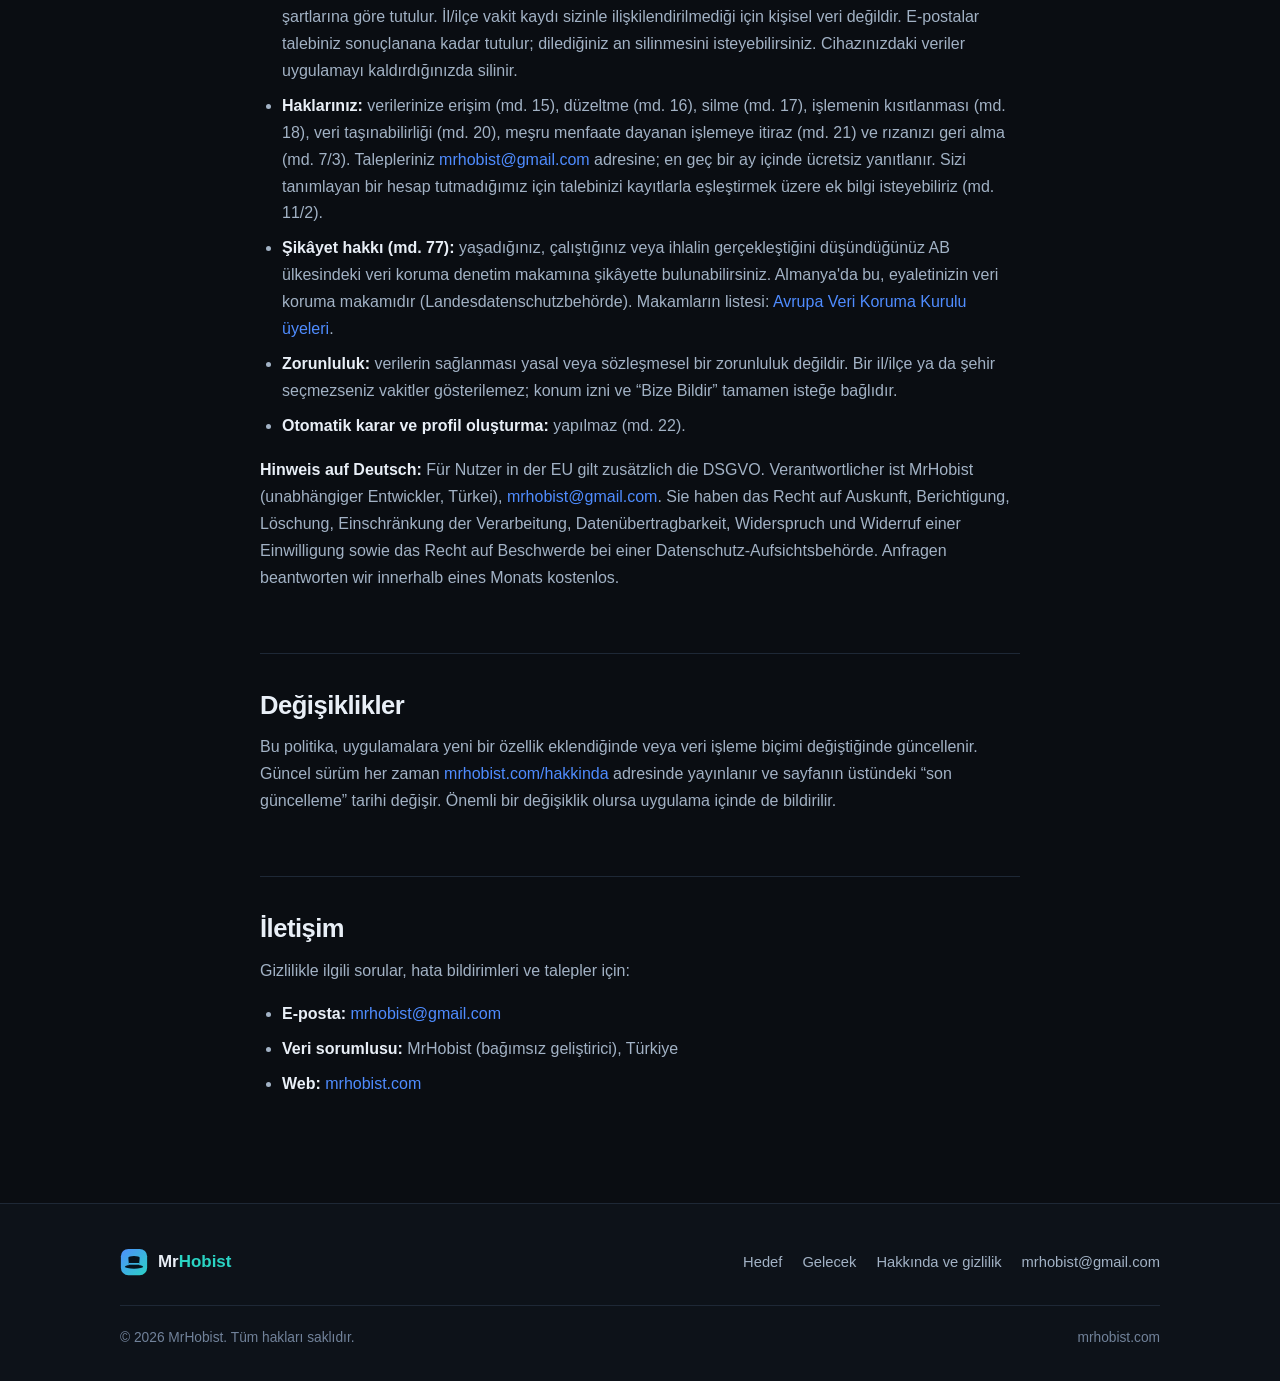
<file: hakkinda/index.html>
<!DOCTYPE html>
<html lang="tr">
<head>
<meta charset="utf-8">
<meta name="viewport" content="width=device-width, initial-scale=1">
<title>Hakkında ve Gizlilik Politikası | MrHobist</title>
<meta name="description" content="MrHobist hakkında bilgi ve tüm uygulamaları kapsayan gizlilik politikası: hangi veriler işlenir, hangileri hiç toplanmaz, nasıl silinir.">
<link rel="canonical" href="https://mrhobist.com/hakkinda/">
<link rel="alternate" hreflang="tr" href="https://mrhobist.com/hakkinda/">
<link rel="alternate" hreflang="en" href="https://mrhobist.com/en/privacy/">
<meta name="theme-color" content="#0a0d12">
<link rel="icon" href="/favicon.svg" type="image/svg+xml">
<link rel="apple-touch-icon" href="/assets/img/icon-512.png">
<link rel="stylesheet" href="/assets/css/site.css">

<meta property="og:type" content="article">
<meta property="og:site_name" content="MrHobist">
<meta property="og:locale" content="tr_TR">
<meta property="og:url" content="https://mrhobist.com/hakkinda/">
<meta property="og:title" content="Hakkında ve Gizlilik Politikası — MrHobist">
<meta property="og:description" content="Verileriniz cihazınızda kalır. Hangi verinin cihaz dışına çıktığı uygulama bazında listelenmiştir.">
<meta property="og:image" content="https://mrhobist.com/assets/img/icon-512.png">
<meta name="twitter:card" content="summary">
</head>
<body>
<a class="skip-link" href="#main">İçeriğe geç</a>

<header class="site-header">
  <nav class="container nav" aria-label="Ana menü">
    <a class="brand" href="/">
      <svg class="brand-mark" viewBox="0 0 32 32" aria-hidden="true">
        <defs><linearGradient id="bm" gradientUnits="userSpaceOnUse" x1="0" y1="0" x2="32" y2="32"><stop offset="0" stop-color="#4f8cff"/><stop offset="1" stop-color="#2ad4c4"/></linearGradient></defs>
        <rect x="1" y="1" width="30" height="30" rx="8.5" fill="url(#bm)"/>
        <ellipse cx="16" cy="21.35" rx="10.42" ry="2.25" fill="#06131d"/>
        <path d="M10.37 21.35L9.52 11.21A6.48 1.97 0 0 1 22.48 11.21L21.63 21.35Z" fill="#06131d"/>
        <rect x="9.97" y="17.13" width="12.06" height="1.97" fill="url(#bm)"/>
      </svg>
      <span>Mr<em>Hobist</em></span>
    </a>
    <ul class="nav-links">
      <li><a href="/#hedef">Hedef</a></li>
      <li><a href="/#gelecek">Gelecek</a></li>
      <li><a href="/hakkinda/" aria-current="page">Hakkında</a></li>
    </ul>
  </nav>
</header>

<main id="main">

  <div class="doc-header">
    <div class="container">
      <ol class="breadcrumb">
        <li><a href="/">Ana sayfa</a></li>
        <li>Hakkında ve gizlilik</li>
      </ol>
      <h1>Hakkında ve Gizlilik Politikası</h1>
      <p>Bu sayfa MrHobist'i tanıtır ve MrHobist tarafından geliştirilen tüm uygulamaların
         kişisel verileri nasıl işlediğini açıklar.</p>
      <div class="doc-meta">
        <span><b>Geliştirici:</b> MrHobist</span>
        <span><b>Son güncelleme:</b> 18 Kasım 2026</span>
        <span><b>İletişim:</b> mrhobist@gmail.com</span>
        <span lang="en"><b>English:</b> <a href="/en/privacy/" hreflang="en">Desk Clock privacy policy</a></span>
      </div>
    </div>
  </div>

  <div class="doc">
    <div class="container">

      <h2>MrHobist hakkında</h2>

      <p>MrHobist, Türkiye'de faaliyet gösteren bağımsız bir yazılım geliştiricisidir.
         Android, Wear OS, Windows ve web için tek bir işi iyi yapmayı amaçlayan sade
         uygulamalar üretir. Bir şirket yapısı veya satış ekibi yoktur; uygulamalar tek
         geliştirici tarafından yazılır ve yürütülür.</p>

      <p>Bu politikanın kapsadığı uygulamalar: <strong>Namaz Vakti</strong>,
         <strong>Hesap Kitap</strong>, <strong>Masa Saati</strong>,
         <strong>Şifre Yönetimi</strong>, <strong>Kanat Atölyesi</strong>, <strong>Notrivo</strong>, <strong>WidgetCanvas</strong> ve <strong>WatchCanvas</strong>.
         Bu uygulamaların tanıtımı ve güncel durumu
         <a href="/#gelecek">ana sayfadaki Gelecek bölümünde</a> yer alır.</p>

      <h2>Uygulama bazında veri kullanımı</h2>

      <p>Aşağıdaki tablo, her uygulamada cihazınızın dışına çıkan verinin tamamını gösterir.
         Tabloda yer almayan hiçbir veri cihazınızdan çıkmaz.</p>

      <div class="table-wrap">
        <table>
          <thead>
            <tr>
              <th>Uygulama</th>
              <th>Cihaz dışına çıkan veri</th>
              <th>Amacı</th>
            </tr>
          </thead>
          <tbody>
            <tr>
              <td>Namaz Vakti</td>
              <td>Seçtiğiniz il/ilçe kimliği; kuruluma özel teknik tanımlayıcı
                  (Firebase Installations ve App Check); sunucuya gelen isteğin teknik kaydı
                  (IP adresi dahil). Yalnız “konumumu bul” derseniz: yaklaşık konumunuz, il/ilçe
                  adına çevrilmesi için cihazınızın Google konum hizmetine gider; ham koordinat
                  MrHobist sunucusuna gönderilmez. Wear OS saatiniz varsa: vakitler, şehir adı ve
                  kıble için enlem/boylam yalnızca eşleştirdiğiniz saate aktarılır</td>
              <td>O ilçenin vakit tablosunu getirmek; isteğin gerçekten bu uygulamadan
                  geldiğini doğrulamak; ilçenizi bulmak; saatte vakit ve kıble göstermek</td>
            </tr>
            <tr>
              <td>Hesap Kitap (Android ve Windows)</td>
              <td>Varsayılanda kişisel veri çıkmaz; yalnızca “bugünün kurları nedir?” niteliğinde
                  fiyat isteği yapılır ve bu isteklerde kişisel veri gönderilmez. Google Drive
                  yedeğini bağlarsanız yedek dosyası <strong>kendi</strong> Google Drive'ınızdaki
                  uygulamaya özel gizli klasöre yazılır (Hesap Kitap Drive'ınızdaki diğer dosyaları
                  görmez); MrHobist'e hiçbir veri gelmez. Windows'ta veriler bilgisayarınızda,
                  uygulamanın Windows tarafından ayrılmış klasöründe saklanır; Drive erişim belirteci
                  Windows'un kullanıcıya özel şifrelemesiyle (DPAPI) korunur ve
                  <strong>Ayarlar → Bağlantıyı kes</strong> ile Google'da da iptal edilir</td>
              <td>Güncel döviz kuru ve değerli maden fiyatı; telefon ve bilgisayar arasında
                  kendi Drive'ınız üzerinden yedek ve eşitleme</td>
            </tr>
            <tr>
              <td>Masa Saati</td>
              <td>Konum izni istenmez; yerler listeden elle seçilir. Uygulama açıkken hazır
                  tasarım kataloğu Google Firebase'den indirilir; bu istekle kuruluma özel teknik
                  tanımlayıcı (Firebase Installations ve App Check) ve sunucuya gelen isteğin
                  teknik kaydı (IP adresi dahil) oluşur. Yalnız ilgili öğeyi açarsanız: seçtiğiniz
                  yerin koordinatı doğrudan MET Norway'e (api.met.no) gider (hava durumu; her
                  internet isteği gibi cihazınızın IP adresini taşır); il/ilçe veya şehir kimliği
                  (namaz vakti, yalnız Türkiye ve Almanya). Google Drive yedeğini bağlarsanız ayar
                  yedeği, siz başlattığınızda veya seçtiğiniz otomatik sıklıkta, <strong>kendi</strong>
                  Google Drive'ınızdaki uygulamaya özel gizli klasöre yazılır (Masa Saati
                  Drive'ınızdaki diğer dosyaları görmez); MrHobist'e hiçbir veri gelmez. Tek seferlik
                  Pro satın alımı tamamen Google Play Faturalandırma ile yapılır; ödeme bilgileriniz
                  MrHobist'e gelmez. Android sistem yedeği ve cihazdan cihaza aktarım kapalıdır.
                  <strong>Huawei AppGallery sürümünde</strong> Firebase, hazır tasarım kataloğu, namaz
                  vakti ve Google Drive yedeği yoktur; il/ilçe listesi uygulamanın içindedir. Orada
                  Pro satın alımı Huawei'nin HMS Core Uygulama İçi Ödeme (HUAWEI IAP) SDK'sı ile
                  yapılır: satın alma ve sahiplik sorgusu için HUAWEI ID hesabınız, sipariş bilgisi ve
                  HMS Core'un cihaz bilgisi Huawei'ye gider; ödeme bilgileriniz MrHobist'e gelmez</td>
              <td>Hazır tasarımları getirmek; isteğin gerçekten bu uygulamadan geldiğini
                  doğrulamak; hava durumu ve namaz vakti göstergelerini beslemek; ayarlarınızı
                  yedeklemek ve geri yüklemek; Pro özelliklerini açmak</td>
            </tr>
            <tr>
              <td>Şifre Yönetimi</td>
              <td>Kişisel veri çıkmaz. Senkronu açarsanız yalnızca <strong>şifrelenmiş</strong>
                  kasa dosyası kendi Google Drive'ınıza yüklenir</td>
              <td>Cihazlarınız arasında senkron</td>
            </tr>
            <tr>
              <td>Kanat Atölyesi</td>
              <td>Hiçbir veri çıkmaz. Oyunun sunucusu, hesabı veya çevrimiçi skor tablosu
                  yoktur</td>
              <td>—</td>
            </tr>
            <tr>
              <td>Notrivo</td>
              <td>Varsayılanda hiçbir şey; defterleriniz ve sayfalara eklediğiniz fotoğraf ve
                  dosyalar yalnızca cihazınızda saklanır. Google Drive yedeğini kullanırsanız
                  yedek dosyası, yalnızca siz başlattığınızda, <strong>kendi</strong> Google
                  Drive'ınızdaki uygulamaya özel gizli klasöre yüklenir (Notrivo Drive'ınızdaki
                  diğer dosyaları görmez); MrHobist'e hiçbir veri gelmez. Dışa aktardığınız
                  PDF/PNG ve yedek dosyası yalnızca sizin seçtiğiniz yere kaydedilir</td>
              <td>Defterlerinizi yedeklemek ve geri yüklemek</td>
            </tr>
            <tr>
              <td>WidgetCanvas</td>
              <td>Yalnız bir widget'ta hava durumu gösterilirken: seçtiğiniz il/ilçenin
                  koordinatı, doğrudan Open-Meteo'ya (open-meteo.com) gider; MrHobist'e hiçbir
                  veri gelmez. Namaz vakitleri cihazda hesaplanır. Widget'a koyduğunuz resim ve
                  tasarımlarınız yalnızca cihazınızda saklanır</td>
              <td>Hava durumu göstergesini beslemek</td>
            </tr>
            <tr>
              <td>WatchCanvas</td>
              <td>Hiçbir veri MrHobist'e gelmez. Seçtiğiniz saat yüzü paketi ile saatin pil, şarj ve
                  takılı yüz durumu yalnızca telefonunuz ile <strong>eşleştirdiğiniz Wear OS saat</strong>
                  arasında (Google Play hizmetlerinin Wear OS bağlantısı üzerinden) taşınır. Hesap,
                  konum ya da sağlık verisi okunmaz; saat yüzündeki adım ve nabız saatin kendisinde gösterilir</td>
              <td>Saat yüzünü saate kurmak; pil düşükse gönderimi şarja ertelemek</td>
            </tr>
          </tbody>
        </table>
      </div>

      <p>Cihaz dışına çıkan tüm veri şifreli bağlantı (HTTPS/TLS) üzerinden taşınır.
         Uygulamalara girdiğiniz içerik ve seçtiğiniz ayarlar cihazınızın kendi depolama
         alanında tutulur.</p>

      <h2>Veri toplanmaz</h2>

      <p>Yukarıdaki tablonun dışında hiçbir veri toplanmaz. Uygulamalar özellikle şunları
         <strong>istemez, okumaz ve iletmez</strong>:</p>

      <ul>
        <li>Ad, soyad, e-posta adresi, telefon numarası, adres, doğum tarihi (Notrivo'da ve Hesap
            Kitap'ta Drive yedeğini bağladığınızda, bağlı hesabı göstermek için Google hesabınızın
            e-posta adresi yalnızca cihazda okunur ve hiçbir yere gönderilmez)</li>
        <li>Kullanıcı hesabı, kullanıcı adı veya şifre — uygulamaların hesap sistemi yoktur</li>
        <li>Rehber, çağrı kaydı, SMS, bildirimler, fotoğraflar, mikrofon veya kamera
            (Notrivo'da yalnızca sizin seçtiğiniz ya da çektiğiniz fotoğraf sayfaya eklenir ve
            cihazınızda kalır; uygulama galerinize veya kameranıza erişim izni istemez)</li>
        <li>Kullanım analitiği, davranış takibi, ısı haritası, oturum kaydı</li>
        <li>Çökme raporu veya performans telemetrisi</li>
        <li>Çerez veya izleme pikseli</li>
        <li>Banka hesapları, kart bilgileri, ödeme geçmişi</li>
      </ul>

      <p>Notrivo'nun, Hesap Kitap'ın ve Masa Saati'nin Google API'lerinden aldığı bilgilerin kullanımı ve başka herhangi bir
         uygulamaya aktarımı, Sınırlı Kullanım (Limited Use) şartları dahil
         <a href="https://developers.google.com/terms/api-services-user-data-policy" rel="noopener">Google
         API Hizmetleri Kullanıcı Verileri Politikası</a>'na uygundur. Bu bilgiler yalnızca
         yedeklemek ve geri yüklemek için kullanılır; reklam, analiz veya başka bir amaçla
         kullanılmaz ve kimseye aktarılmaz.</p>

      <p>Kişisel verilerinizi <strong>satmıyoruz</strong>, kiralamıyoruz veya veri
         simsarlarıyla paylaşmıyoruz. Yukarıdaki tabloda adı geçen altyapı hizmetleri (Google
         Firebase, Google konum hizmeti, Google Play, Huawei AppGallery ödeme hizmeti, Open-Meteo, MET Norway) dışında hiçbir üçüncü tarafa veri
         aktarılmaz; zorunlu hukuki bir talep bunun tek istisnasıdır.</p>

      <h2>Bize yazdığınızda</h2>

      <p>Bir uygulamadaki <strong>Bize Bildir</strong> düğmesi uygulamanın kendisinden hiçbir şey
         göndermez; cihazınızdaki e-posta uygulamasında
         <a href="mailto:mrhobist@gmail.com">mrhobist@gmail.com</a> adresine hazır bir taslak açar.
         Namaz Vakti'nde taslakta uygulama sürümü, cihaz markası ve modeli ile Android sürümü yazılıdır;
         ekte uygulamanın cihazda tuttuğu teknik olay günlüğü bulunur (alarm kurulumları, vakit
         yenilemeleri, hatalar ve seçili ilçenin kimlik numarası — konum koordinatı içermez).
         Göndermeden önce taslağı görebilir, düzenleyebilir veya eki silebilirsiniz.</p>

      <p>Gönderirseniz e-posta adresinizi, yazdıklarınızı ve eki <strong>yalnızca size yanıt
         vermek ve bildirdiğiniz sorunu çözmek için</strong> kullanırız; üçüncü kişilerle
         paylaşmayız. E-posta Gmail'de, yani Google'ın sunucularında saklanır. Talebiniz
         sonuçlandıktan sonra yazışmanın silinmesini isteyebilirsiniz.</p>

      <h2>Verilerinizi silmek</h2>

      <p>Verileriniz cihazınızda durduğu için silme işlemi tamamen sizin kontrolünüzdedir:</p>

      <ul>
        <li><strong>Uygulamayı kaldırmak</strong> cihazdaki tüm kayıtları ve ayarları siler.</li>
        <li><strong>Ayarlar → Uygulamalar → Depolama → Verileri temizle</strong> uygulamayı
            kaldırmadan tüm veriyi sıfırlar.</li>
        <li><strong>Drive yedeğini</strong> silmek için Google hesabınızın
            <a href="https://myaccount.google.com/permissions" rel="noopener">izin verilen
            uygulamalar</a> sayfasından uygulamanın erişimini kaldırın; bu, uygulama verileri
            klasöründeki yedeği de siler.</li>
        <li><strong>Notrivo'nun Drive yedeğini</strong> doğrudan silmek için Google Drive'da
            <strong>Ayarlar → Uygulamaları yönet → Notrivo → Seçenekler → Gizli uygulama
            verilerini sil</strong>; uygulama içinden <strong>Bağlantıyı kes</strong> ise
            Notrivo'nun Drive erişimini kaldırır.</li>
        <li><strong>Hesap Kitap (Windows)</strong> uygulamasını Windows Ayarlar → Uygulamalar
            bölümünden kaldırmak bilgisayardaki verisini siler; Drive yedeği yukarıdaki gibi
            Google hesabınızdan kaldırılır.</li>
        <li><strong>Kanat Atölyesi'nde</strong> oyun içindeki “kaydı sıfırla” ilerlemeyi siler;
            tarayıcı sürümünde site verisini temizlemek de aynı sonucu verir.</li>
      </ul>

      <p>Sunucu tarafında adınız, e-postanız veya hesabınız gibi sizi doğrudan tanımlayan bir
         kayıt tutmuyoruz. Kuruluma özel teknik tanımlayıcılar ve istek kayıtları Google'ın
         hizmet politikalarına göre tutulur; bize yazdığınız bir e-postanın silinmesini
         <a href="mailto:mrhobist@gmail.com">mrhobist@gmail.com</a> adresinden isteyebilirsiniz.</p>

      <h2>KVKK aydınlatma metni</h2>

      <p>Bu bölüm, 6698 sayılı Kişisel Verilerin Korunması Kanunu'nun (KVKK) 10. maddesi
         uyarınca hazırlanmıştır.</p>

      <ul>
        <li><strong>Veri sorumlusu:</strong> MrHobist (bağımsız geliştirici), Türkiye ·
            <a href="mailto:mrhobist@gmail.com">mrhobist@gmail.com</a></li>
        <li><strong>İşlenen veriler ve amaçları:</strong> yukarıdaki tabloda uygulama bazında
            sayılan veriler, tablodaki amaçlarla; bize yazdığınızda e-posta adresiniz, mesajınız
            ve eki, size yanıt vermek ve sorunu çözmek için.</li>
        <li><strong>Toplama yöntemi:</strong> uygulamalar aracılığıyla otomatik yolla; bize
            yazdığınızda e-posta yoluyla.</li>
        <li><strong>Hukuki sebep:</strong> talep ettiğiniz hizmetin sunulması (KVKK md. 5/2-c)
            ve hizmetin kötüye kullanıma karşı korunması ile size yanıt verilmesindeki meşru
            menfaatimiz (KVKK md. 5/2-f).</li>
        <li><strong>Aktarım:</strong> veriler, hizmeti çalıştıran altyapı sağlayıcılarına
            aktarılır: Google (Firebase sunucusu ve veritabanı Almanya'daki Frankfurt bölgesinde;
            App Check, Installations, konum hizmeti ve Gmail Google'ın küresel altyapısında) ve
            WidgetCanvas'ta Open-Meteo, Masa Saati'nde MET Norway (Norveç). Bu aktarımlar <strong>yurt dışına aktarım</strong>
            niteliğindedir ve yalnızca yukarıdaki amaçlarla yapılır.</li>
      </ul>

      <h2>Haklarınız</h2>

      <p>KVKK'nın 11. maddesi uyarınca; kişisel verinizin işlenip işlenmediğini öğrenme,
         işlenmişse bilgi talep etme, işlenme amacını ve amacına uygun kullanılıp kullanılmadığını
         öğrenme, yurt içinde veya yurt dışında aktarıldığı üçüncü kişileri bilme, eksik veya
         yanlış işlenmişse düzeltilmesini, silinmesini veya yok edilmesini ve bu işlemlerin
         aktarıldığı üçüncü kişilere bildirilmesini isteme, münhasıran otomatik sistemlerle
         analiz edilmesi sonucu aleyhinize bir sonucun ortaya çıkmasına itiraz etme ve kanuna
         aykırı işleme sebebiyle zarara uğramanız hâlinde zararın giderilmesini talep etme
         haklarına sahipsiniz. Avrupa Birliği'ndeki kullanıcıların GDPR kapsamındaki haklarını
         aşağıdaki bölüm ayrıca açıklar.</p>

      <p>Uygulamalarımızda bu hakların çoğu doğrudan sizin elinizdedir: veriler büyük ölçüde
         cihazınızda durduğu için erişim, düzeltme ve silme işlemlerini uygulama içinden
         yapabilirsiniz. Diğer taleplerinizi <a href="mailto:mrhobist@gmail.com">mrhobist@gmail.com</a>
         adresine iletebilirsiniz; talebiniz en geç 30 gün içinde ücretsiz olarak
         sonuçlandırılır.</p>

      <h2>Avrupa Birliği'ndeki kullanıcılar için (GDPR / DSGVO)</h2>

      <p>Uygulamalarımızı Avrupa Birliği veya Avrupa Ekonomik Alanı'nda (ör. Almanya'da)
         kullanıyorsanız, kişisel verileriniz ayrıca Avrupa Birliği Genel Veri Koruma Tüzüğü'ne
         (GDPR, (AB) 2016/679; Almanca adıyla DSGVO) tabidir. Bu bölüm Tüzüğün 13. maddesindeki
         bilgileri verir; işlenen verilerin ve amaçların tamamı yukarıdaki tablodadır.</p>

      <ul>
        <li><strong>Veri sorumlusu:</strong> MrHobist (bağımsız geliştirici), Türkiye ·
            <a href="mailto:mrhobist@gmail.com">mrhobist@gmail.com</a>. Veri koruma görevlisi
            atanmamıştır; tüm talepler bu adrese iletilir.</li>
        <li><strong>Hukuki dayanaklar (md. 6/1):</strong>
          <ul>
            <li>Seçtiğiniz il/ilçe veya şehir kimliği ve vakitlerin getirilmesi için gereken
                teknik istek; Masa Saati'nde hava durumu için seçtiğiniz yerin koordinatı:
                talep ettiğiniz hizmetin sunulması (md. 6/1-b).</li>
            <li>Kuruluma özel teknik tanımlayıcı (Firebase App Check ve Installations) ve
                sunucuya gelen isteğin teknik kaydı (IP adresi dahil): hizmetin kötüye kullanıma
                karşı korunması ve güvenliğindeki meşru menfaatimiz (md. 6/1-f).</li>
            <li>“Konumumu bul” ile yaklaşık konumun il/ilçe adına çevrilmesi: rızanız
                (md. 6/1-a). Rıza, konum iznini vermeniz ve düğmeye basmanızla verilir; konum
                iznini cihaz ayarlarından dilediğiniz an geri alabilirsiniz. Geri almak, daha önce
                yapılan işlemenin hukuka uygunluğunu etkilemez.</li>
            <li>Wear OS saatinize aktarım: talep ettiğiniz hizmetin sunulması (md. 6/1-b).</li>
            <li>Bize yazdığınız e-posta: size yanıt vermekteki meşru menfaatimiz (md. 6/1-f).</li>
          </ul>
        </li>
        <li><strong>Alıcılar:</strong> Google (Firebase sunucusu, veritabanı, App Check ve
            Installations; Android konum hizmeti; Gmail), WidgetCanvas'ta Open-Meteo ve Masa
            Saati'nde MET Norway. Google,
            Firebase verisini bizim adımıza, Google'ın veri işleme şartları kapsamında işler.
            Verileriniz satılmaz ve reklam amacıyla kimseyle paylaşılmaz.</li>
        <li><strong>AB dışına aktarım:</strong> Namaz Vakti ve Masa Saati'nin sunucusu ve
            veritabanı AB içinde, Almanya'daki Frankfurt bölgesindedir. Google'ın küresel
            altyapısında işlenen veriler (App Check, Installations, konum hizmeti, Gmail) AB dışına,
            örneğin ABD'ye aktarılabilir; Google bu aktarımlar için Avrupa Komisyonu'nun Standart
            Sözleşme Maddelerine ve ABD için AB-ABD Veri Gizliliği Çerçevesi'ne dayanır. Veri
            sorumlusu Türkiye'dedir.</li>
        <li><strong>Saklama süresi:</strong> sunucuya gelen isteklerin teknik kayıtları (IP adresi
            dahil) Google Cloud'un günlük hizmetinde varsayılan olarak 30 gün tutulur. Kuruluma özel
            teknik tanımlayıcılar Google'ın ilgili hizmet şartlarına göre tutulur. İl/ilçe vakit
            kaydı sizinle ilişkilendirilmediği için kişisel veri değildir. E-postalar talebiniz
            sonuçlanana kadar tutulur; dilediğiniz an silinmesini isteyebilirsiniz. Cihazınızdaki
            veriler uygulamayı kaldırdığınızda silinir.</li>
        <li><strong>Haklarınız:</strong> verilerinize erişim (md. 15), düzeltme (md. 16), silme
            (md. 17), işlemenin kısıtlanması (md. 18), veri taşınabilirliği (md. 20), meşru
            menfaate dayanan işlemeye itiraz (md. 21) ve rızanızı geri alma (md. 7/3). Talepleriniz
            <a href="mailto:mrhobist@gmail.com">mrhobist@gmail.com</a> adresine; en geç bir ay
            içinde ücretsiz yanıtlanır. Sizi tanımlayan bir hesap tutmadığımız için talebinizi
            kayıtlarla eşleştirmek üzere ek bilgi isteyebiliriz (md. 11/2).</li>
        <li><strong>Şikâyet hakkı (md. 77):</strong> yaşadığınız, çalıştığınız veya ihlalin
            gerçekleştiğini düşündüğünüz AB ülkesindeki veri koruma denetim makamına şikâyette
            bulunabilirsiniz. Almanya'da bu, eyaletinizin veri koruma makamıdır
            (Landesdatenschutzbehörde). Makamların listesi:
            <a href="https://www.edpb.europa.eu/about-edpb/about-edpb/members_en" rel="noopener">Avrupa
            Veri Koruma Kurulu üyeleri</a>.</li>
        <li><strong>Zorunluluk:</strong> verilerin sağlanması yasal veya sözleşmesel bir zorunluluk
            değildir. Bir il/ilçe ya da şehir seçmezseniz vakitler gösterilemez; konum izni ve
            “Bize Bildir” tamamen isteğe bağlıdır.</li>
        <li><strong>Otomatik karar ve profil oluşturma:</strong> yapılmaz (md. 22).</li>
      </ul>

      <p lang="de"><strong>Hinweis auf Deutsch:</strong> Für Nutzer in der EU gilt zusätzlich die
         DSGVO. Verantwortlicher ist MrHobist (unabhängiger Entwickler, Türkei),
         <a href="mailto:mrhobist@gmail.com">mrhobist@gmail.com</a>. Sie haben das Recht auf
         Auskunft, Berichtigung, Löschung, Einschränkung der Verarbeitung, Datenübertragbarkeit,
         Widerspruch und Widerruf einer Einwilligung sowie das Recht auf Beschwerde bei einer
         Datenschutz-Aufsichtsbehörde. Anfragen beantworten wir innerhalb eines Monats kostenlos.</p>

      <h2>Değişiklikler</h2>

      <p>Bu politika, uygulamalara yeni bir özellik eklendiğinde veya veri işleme biçimi
         değiştiğinde güncellenir. Güncel sürüm her zaman
         <a href="https://mrhobist.com/hakkinda/">mrhobist.com/hakkinda</a> adresinde
         yayınlanır ve sayfanın üstündeki “son güncelleme” tarihi değişir. Önemli bir
         değişiklik olursa uygulama içinde de bildirilir.</p>

      <h2>İletişim</h2>

      <p>Gizlilikle ilgili sorular, hata bildirimleri ve talepler için:</p>

      <ul>
        <li><strong>E-posta:</strong> <a href="mailto:mrhobist@gmail.com">mrhobist@gmail.com</a></li>
        <li><strong>Veri sorumlusu:</strong> MrHobist (bağımsız geliştirici), Türkiye</li>
        <li><strong>Web:</strong> <a href="https://mrhobist.com/">mrhobist.com</a></li>
      </ul>

    </div>
  </div>

</main>

<footer class="site-footer">
  <div class="container">
    <div class="footer-top">
      <a class="brand" href="/">
        <svg class="brand-mark" viewBox="0 0 32 32" aria-hidden="true">
          <defs><linearGradient id="bf" gradientUnits="userSpaceOnUse" x1="0" y1="0" x2="32" y2="32"><stop offset="0" stop-color="#4f8cff"/><stop offset="1" stop-color="#2ad4c4"/></linearGradient></defs>
          <rect x="1" y="1" width="30" height="30" rx="8.5" fill="url(#bf)"/>
          <ellipse cx="16" cy="21.35" rx="10.42" ry="2.25" fill="#06131d"/>
          <path d="M10.37 21.35L9.52 11.21A6.48 1.97 0 0 1 22.48 11.21L21.63 21.35Z" fill="#06131d"/>
          <rect x="9.97" y="17.13" width="12.06" height="1.97" fill="url(#bf)"/>
        </svg>
        <span>Mr<em>Hobist</em></span>
      </a>
      <ul class="footer-nav">
        <li><a href="/#hedef">Hedef</a></li>
        <li><a href="/#gelecek">Gelecek</a></li>
        <li><a href="/hakkinda/">Hakkında ve gizlilik</a></li>
        <li><a href="mailto:mrhobist@gmail.com">mrhobist@gmail.com</a></li>
      </ul>
    </div>
    <div class="footer-bottom">
      <span>&copy; 2026 MrHobist. Tüm hakları saklıdır.</span>
      <span>mrhobist.com</span>
    </div>
  </div>
</footer>
</body>
</html>
</file>
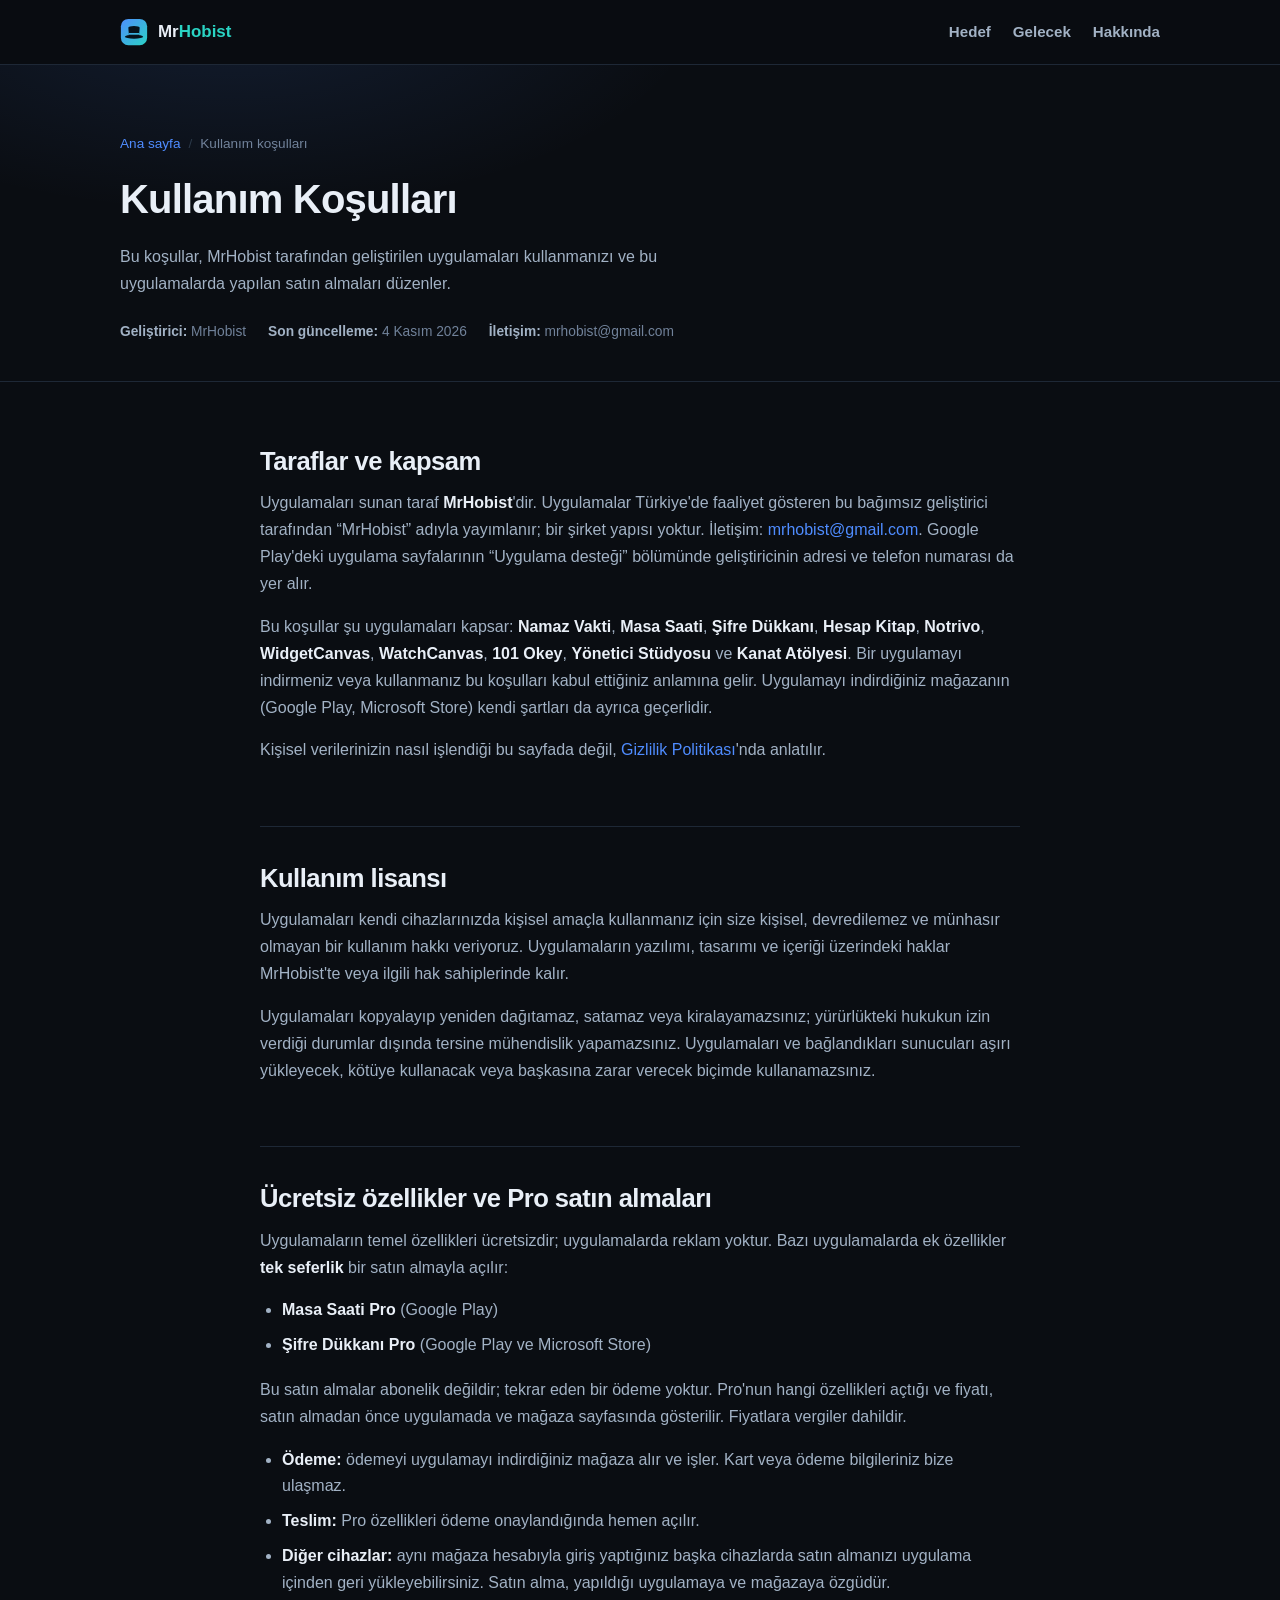
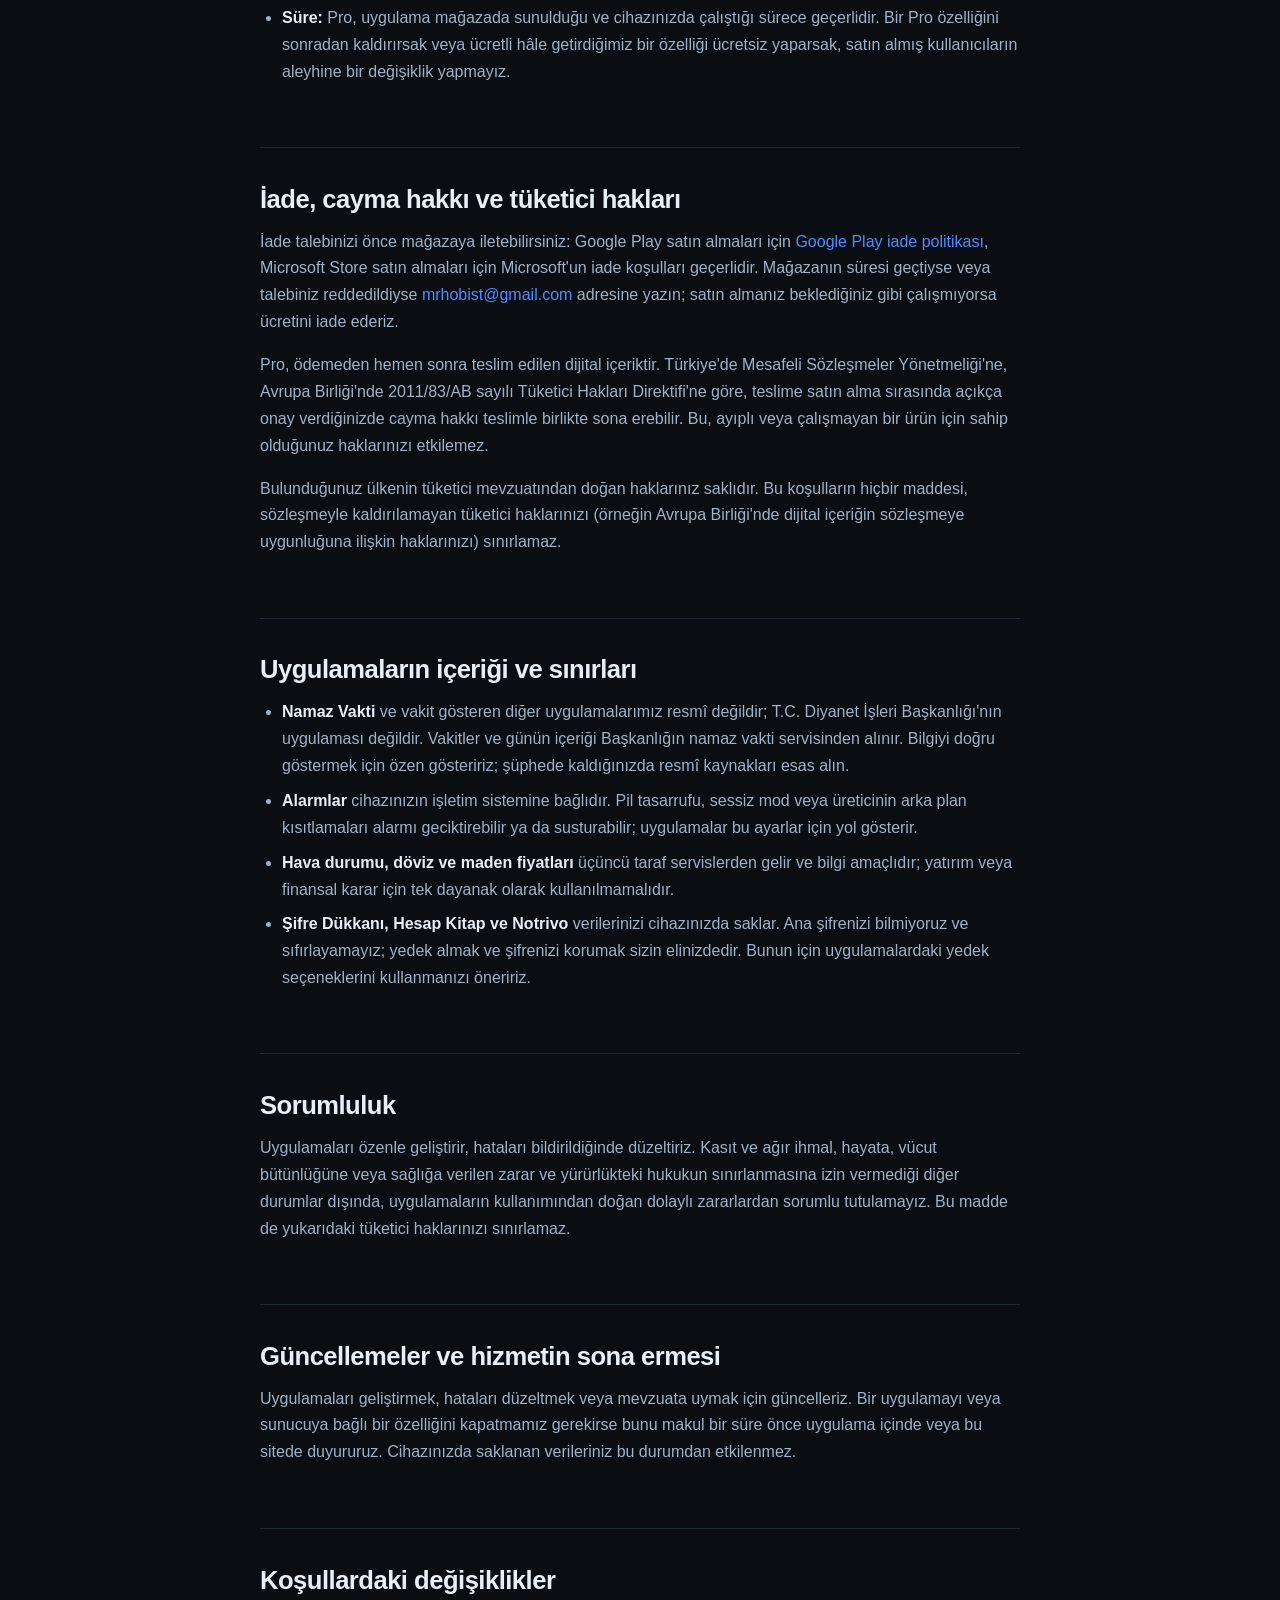
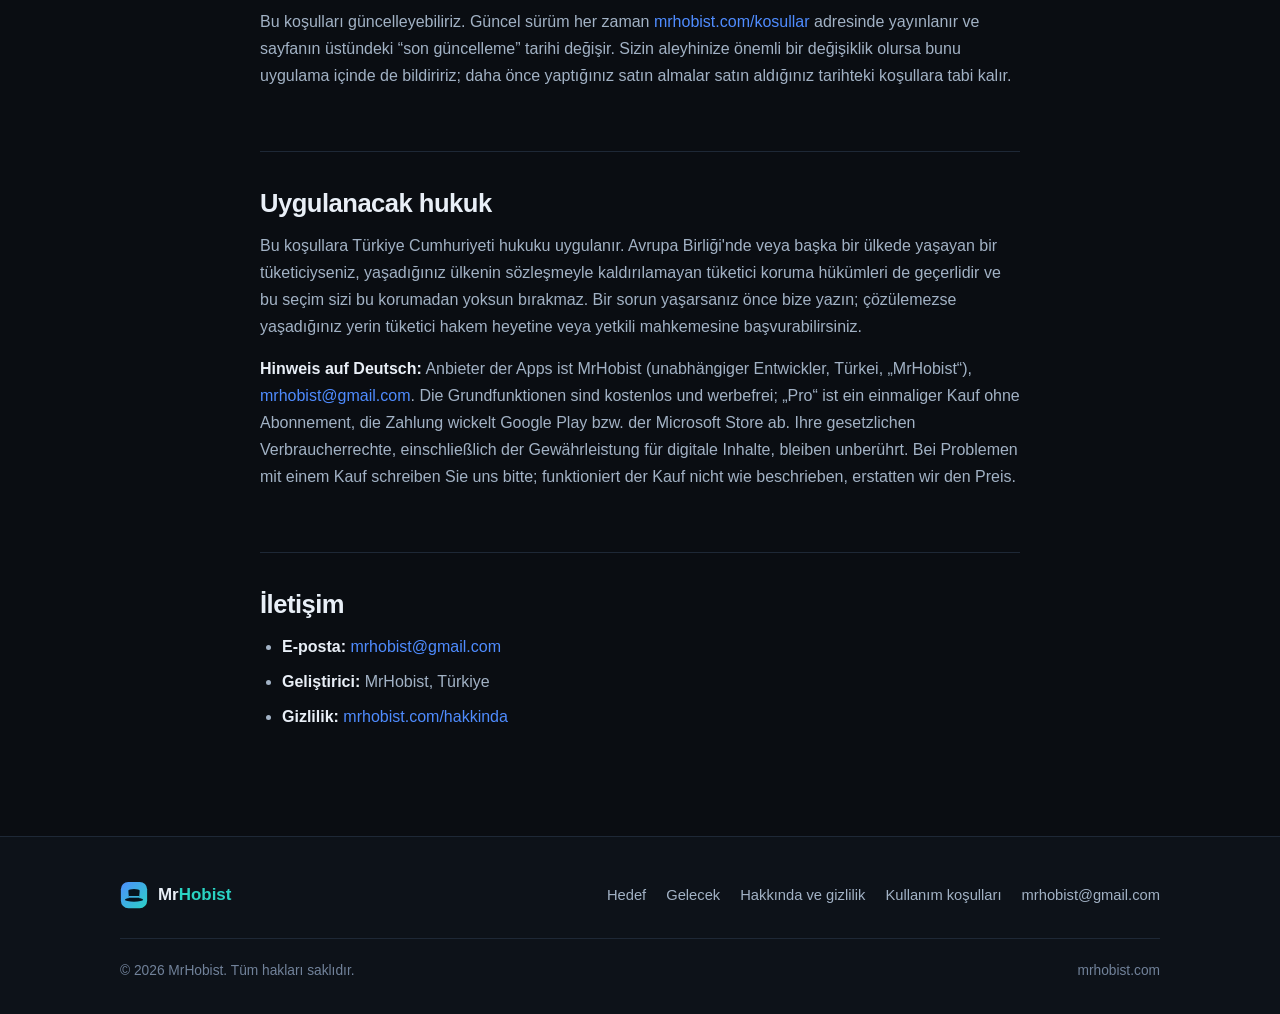
<file: kosullar/index.html>
<!DOCTYPE html>
<html lang="tr">
<head>
<meta charset="utf-8">
<meta name="viewport" content="width=device-width, initial-scale=1">
<title>Kullanım Koşulları | MrHobist</title>
<meta name="description" content="MrHobist uygulamalarının kullanım koşulları: kullanım lisansı, tek seferlik Pro satın almaları, iade ve tüketici hakları.">
<link rel="canonical" href="https://mrhobist.com/kosullar/">
<meta name="theme-color" content="#0a0d12">
<link rel="icon" href="/favicon.svg" type="image/svg+xml">
<link rel="apple-touch-icon" href="/assets/img/icon-512.png">
<link rel="stylesheet" href="/assets/css/site.css">

<meta property="og:type" content="article">
<meta property="og:site_name" content="MrHobist">
<meta property="og:locale" content="tr_TR">
<meta property="og:url" content="https://mrhobist.com/kosullar/">
<meta property="og:title" content="Kullanım Koşulları — MrHobist">
<meta property="og:description" content="MrHobist uygulamalarını kullanma ve Pro satın alma koşulları.">
<meta property="og:image" content="https://mrhobist.com/assets/img/icon-512.png">
<meta name="twitter:card" content="summary">
</head>
<body>
<a class="skip-link" href="#main">İçeriğe geç</a>

<header class="site-header">
  <nav class="container nav" aria-label="Ana menü">
    <a class="brand" href="/">
      <svg class="brand-mark" viewBox="0 0 32 32" aria-hidden="true">
        <defs><linearGradient id="bm" gradientUnits="userSpaceOnUse" x1="0" y1="0" x2="32" y2="32"><stop offset="0" stop-color="#4f8cff"/><stop offset="1" stop-color="#2ad4c4"/></linearGradient></defs>
        <rect x="1" y="1" width="30" height="30" rx="8.5" fill="url(#bm)"/>
        <ellipse cx="16" cy="21.35" rx="10.42" ry="2.25" fill="#06131d"/>
        <path d="M10.37 21.35L9.52 11.21A6.48 1.97 0 0 1 22.48 11.21L21.63 21.35Z" fill="#06131d"/>
        <rect x="9.97" y="17.13" width="12.06" height="1.97" fill="url(#bm)"/>
      </svg>
      <span>Mr<em>Hobist</em></span>
    </a>
    <ul class="nav-links">
      <li><a href="/#hedef">Hedef</a></li>
      <li><a href="/#gelecek">Gelecek</a></li>
      <li><a href="/hakkinda/">Hakkında</a></li>
    </ul>
  </nav>
</header>

<main id="main">

  <div class="doc-header">
    <div class="container">
      <ol class="breadcrumb">
        <li><a href="/">Ana sayfa</a></li>
        <li>Kullanım koşulları</li>
      </ol>
      <h1>Kullanım Koşulları</h1>
      <p>Bu koşullar, MrHobist tarafından geliştirilen uygulamaları kullanmanızı ve bu
         uygulamalarda yapılan satın almaları düzenler.</p>
      <div class="doc-meta">
        <span><b>Geliştirici:</b> MrHobist</span>
        <span><b>Son güncelleme:</b> 4 Kasım 2026</span>
        <span><b>İletişim:</b> mrhobist@gmail.com</span>
      </div>
    </div>
  </div>

  <div class="doc">
    <div class="container">

      <h2>Taraflar ve kapsam</h2>

      <p>Uygulamaları sunan taraf <strong>MrHobist</strong>'dir. Uygulamalar
         Türkiye'de faaliyet gösteren bu bağımsız geliştirici tarafından “MrHobist” adıyla
         yayımlanır; bir şirket yapısı yoktur. İletişim:
         <a href="mailto:mrhobist@gmail.com">mrhobist@gmail.com</a>. Google Play'deki
         uygulama sayfalarının “Uygulama desteği” bölümünde geliştiricinin adresi ve telefon
         numarası da yer alır.</p>

      <p>Bu koşullar şu uygulamaları kapsar: <strong>Namaz Vakti</strong>,
         <strong>Masa Saati</strong>, <strong>Şifre Dükkanı</strong>, <strong>Hesap Kitap</strong>,
         <strong>Notrivo</strong>, <strong>WidgetCanvas</strong>, <strong>WatchCanvas</strong>,
         <strong>101 Okey</strong>, <strong>Yönetici Stüdyosu</strong> ve
         <strong>Kanat Atölyesi</strong>. Bir uygulamayı indirmeniz veya kullanmanız bu koşulları
         kabul ettiğiniz anlamına gelir. Uygulamayı indirdiğiniz mağazanın (Google Play,
         Microsoft Store) kendi şartları da ayrıca geçerlidir.</p>

      <p>Kişisel verilerinizin nasıl işlendiği bu sayfada değil,
         <a href="/hakkinda/">Gizlilik Politikası</a>'nda anlatılır.</p>

      <h2>Kullanım lisansı</h2>

      <p>Uygulamaları kendi cihazlarınızda kişisel amaçla kullanmanız için size kişisel,
         devredilemez ve münhasır olmayan bir kullanım hakkı veriyoruz. Uygulamaların yazılımı,
         tasarımı ve içeriği üzerindeki haklar MrHobist'te veya ilgili hak sahiplerinde kalır.</p>

      <p>Uygulamaları kopyalayıp yeniden dağıtamaz, satamaz veya kiralayamazsınız; yürürlükteki
         hukukun izin verdiği durumlar dışında tersine mühendislik yapamazsınız. Uygulamaları ve
         bağlandıkları sunucuları aşırı yükleyecek, kötüye kullanacak veya başkasına zarar
         verecek biçimde kullanamazsınız.</p>

      <h2>Ücretsiz özellikler ve Pro satın almaları</h2>

      <p>Uygulamaların temel özellikleri ücretsizdir; uygulamalarda reklam yoktur. Bazı
         uygulamalarda ek özellikler <strong>tek seferlik</strong> bir satın almayla açılır:</p>

      <ul>
        <li><strong>Masa Saati Pro</strong> (Google Play)</li>
        <li><strong>Şifre Dükkanı Pro</strong> (Google Play ve Microsoft Store)</li>
      </ul>

      <p>Bu satın almalar abonelik değildir; tekrar eden bir ödeme yoktur. Pro'nun hangi
         özellikleri açtığı ve fiyatı, satın almadan önce uygulamada ve mağaza sayfasında
         gösterilir. Fiyatlara vergiler dahildir.</p>

      <ul>
        <li><strong>Ödeme:</strong> ödemeyi uygulamayı indirdiğiniz mağaza alır ve işler.
            Kart veya ödeme bilgileriniz bize ulaşmaz.</li>
        <li><strong>Teslim:</strong> Pro özellikleri ödeme onaylandığında hemen açılır.</li>
        <li><strong>Diğer cihazlar:</strong> aynı mağaza hesabıyla giriş yaptığınız başka
            cihazlarda satın almanızı uygulama içinden geri yükleyebilirsiniz. Satın alma,
            yapıldığı uygulamaya ve mağazaya özgüdür.</li>
        <li><strong>Süre:</strong> Pro, uygulama mağazada sunulduğu ve cihazınızda çalıştığı
            sürece geçerlidir. Bir Pro özelliğini sonradan kaldırırsak veya ücretli hâle
            getirdiğimiz bir özelliği ücretsiz yaparsak, satın almış kullanıcıların aleyhine bir
            değişiklik yapmayız.</li>
      </ul>

      <h2>İade, cayma hakkı ve tüketici hakları</h2>

      <p>İade talebinizi önce mağazaya iletebilirsiniz: Google Play satın almaları için
         <a href="https://support.google.com/googleplay/answer/2479637?hl=tr" rel="noopener">Google
         Play iade politikası</a>, Microsoft Store satın almaları için Microsoft'un iade koşulları
         geçerlidir. Mağazanın süresi geçtiyse veya talebiniz reddedildiyse
         <a href="mailto:mrhobist@gmail.com">mrhobist@gmail.com</a> adresine yazın; satın almanız
         beklediğiniz gibi çalışmıyorsa ücretini iade ederiz.</p>

      <p>Pro, ödemeden hemen sonra teslim edilen dijital içeriktir. Türkiye'de Mesafeli
         Sözleşmeler Yönetmeliği'ne, Avrupa Birliği'nde 2011/83/AB sayılı Tüketici Hakları
         Direktifi'ne göre, teslime satın alma sırasında açıkça onay verdiğinizde cayma hakkı
         teslimle birlikte sona erebilir. Bu, ayıplı veya çalışmayan bir ürün için sahip olduğunuz
         haklarınızı etkilemez.</p>

      <p>Bulunduğunuz ülkenin tüketici mevzuatından doğan haklarınız saklıdır. Bu koşulların
         hiçbir maddesi, sözleşmeyle kaldırılamayan tüketici haklarınızı (örneğin Avrupa
         Birliği'nde dijital içeriğin sözleşmeye uygunluğuna ilişkin haklarınızı) sınırlamaz.</p>

      <h2>Uygulamaların içeriği ve sınırları</h2>

      <ul>
        <li><strong>Namaz Vakti</strong> ve vakit gösteren diğer uygulamalarımız resmî
            değildir; T.C. Diyanet İşleri Başkanlığı'nın uygulaması değildir. Vakitler ve günün
            içeriği Başkanlığın namaz vakti servisinden alınır. Bilgiyi doğru göstermek için
            özen gösteririz; şüphede kaldığınızda resmî kaynakları esas alın.</li>
        <li><strong>Alarmlar</strong> cihazınızın işletim sistemine bağlıdır. Pil tasarrufu,
            sessiz mod veya üreticinin arka plan kısıtlamaları alarmı geciktirebilir ya da
            susturabilir; uygulamalar bu ayarlar için yol gösterir.</li>
        <li><strong>Hava durumu, döviz ve maden fiyatları</strong> üçüncü taraf servislerden
            gelir ve bilgi amaçlıdır; yatırım veya finansal karar için tek dayanak olarak
            kullanılmamalıdır.</li>
        <li><strong>Şifre Dükkanı, Hesap Kitap ve Notrivo</strong> verilerinizi cihazınızda
            saklar. Ana şifrenizi bilmiyoruz ve sıfırlayamayız; yedek almak ve şifrenizi
            korumak sizin elinizdedir. Bunun için uygulamalardaki yedek seçeneklerini
            kullanmanızı öneririz.</li>
      </ul>

      <h2>Sorumluluk</h2>

      <p>Uygulamaları özenle geliştirir, hataları bildirildiğinde düzeltiriz. Kasıt ve ağır
         ihmal, hayata, vücut bütünlüğüne veya sağlığa verilen zarar ve yürürlükteki hukukun
         sınırlanmasına izin vermediği diğer durumlar dışında, uygulamaların kullanımından doğan
         dolaylı zararlardan sorumlu tutulamayız. Bu madde de yukarıdaki tüketici haklarınızı
         sınırlamaz.</p>

      <h2>Güncellemeler ve hizmetin sona ermesi</h2>

      <p>Uygulamaları geliştirmek, hataları düzeltmek veya mevzuata uymak için güncelleriz.
         Bir uygulamayı veya sunucuya bağlı bir özelliğini kapatmamız gerekirse bunu makul bir
         süre önce uygulama içinde veya bu sitede duyururuz. Cihazınızda saklanan verileriniz
         bu durumdan etkilenmez.</p>

      <h2>Koşullardaki değişiklikler</h2>

      <p>Bu koşulları güncelleyebiliriz. Güncel sürüm her zaman
         <a href="https://mrhobist.com/kosullar/">mrhobist.com/kosullar</a> adresinde yayınlanır
         ve sayfanın üstündeki “son güncelleme” tarihi değişir. Sizin aleyhinize önemli bir
         değişiklik olursa bunu uygulama içinde de bildiririz; daha önce yaptığınız satın almalar
         satın aldığınız tarihteki koşullara tabi kalır.</p>

      <h2>Uygulanacak hukuk</h2>

      <p>Bu koşullara Türkiye Cumhuriyeti hukuku uygulanır. Avrupa Birliği'nde veya başka bir
         ülkede yaşayan bir tüketiciyseniz, yaşadığınız ülkenin sözleşmeyle kaldırılamayan
         tüketici koruma hükümleri de geçerlidir ve bu seçim sizi bu korumadan yoksun bırakmaz.
         Bir sorun yaşarsanız önce bize yazın; çözülemezse yaşadığınız yerin tüketici hakem
         heyetine veya yetkili mahkemesine başvurabilirsiniz.</p>

      <p lang="de"><strong>Hinweis auf Deutsch:</strong> Anbieter der Apps ist MrHobist (unabhängiger Entwickler, Türkei, „MrHobist“),
         <a href="mailto:mrhobist@gmail.com">mrhobist@gmail.com</a>. Die Grundfunktionen sind
         kostenlos und werbefrei; „Pro“ ist ein einmaliger Kauf ohne Abonnement, die Zahlung
         wickelt Google Play bzw. der Microsoft Store ab. Ihre gesetzlichen Verbraucherrechte,
         einschließlich der Gewährleistung für digitale Inhalte, bleiben unberührt. Bei Problemen
         mit einem Kauf schreiben Sie uns bitte; funktioniert der Kauf nicht wie beschrieben,
         erstatten wir den Preis.</p>

      <h2>İletişim</h2>

      <ul>
        <li><strong>E-posta:</strong> <a href="mailto:mrhobist@gmail.com">mrhobist@gmail.com</a></li>
        <li><strong>Geliştirici:</strong> MrHobist, Türkiye</li>
        <li><strong>Gizlilik:</strong> <a href="/hakkinda/">mrhobist.com/hakkinda</a></li>
      </ul>

    </div>
  </div>

</main>

<footer class="site-footer">
  <div class="container">
    <div class="footer-top">
      <a class="brand" href="/">
        <svg class="brand-mark" viewBox="0 0 32 32" aria-hidden="true">
          <defs><linearGradient id="bf" gradientUnits="userSpaceOnUse" x1="0" y1="0" x2="32" y2="32"><stop offset="0" stop-color="#4f8cff"/><stop offset="1" stop-color="#2ad4c4"/></linearGradient></defs>
          <rect x="1" y="1" width="30" height="30" rx="8.5" fill="url(#bf)"/>
          <ellipse cx="16" cy="21.35" rx="10.42" ry="2.25" fill="#06131d"/>
          <path d="M10.37 21.35L9.52 11.21A6.48 1.97 0 0 1 22.48 11.21L21.63 21.35Z" fill="#06131d"/>
          <rect x="9.97" y="17.13" width="12.06" height="1.97" fill="url(#bf)"/>
        </svg>
        <span>Mr<em>Hobist</em></span>
      </a>
      <ul class="footer-nav">
        <li><a href="/#hedef">Hedef</a></li>
        <li><a href="/#gelecek">Gelecek</a></li>
        <li><a href="/hakkinda/">Hakkında ve gizlilik</a></li>
        <li><a href="/kosullar/">Kullanım koşulları</a></li>
        <li><a href="mailto:mrhobist@gmail.com">mrhobist@gmail.com</a></li>
      </ul>
    </div>
    <div class="footer-bottom">
      <span>&copy; 2026 MrHobist. Tüm hakları saklıdır.</span>
      <span>mrhobist.com</span>
    </div>
  </div>
</footer>
</body>
</html>
</file>
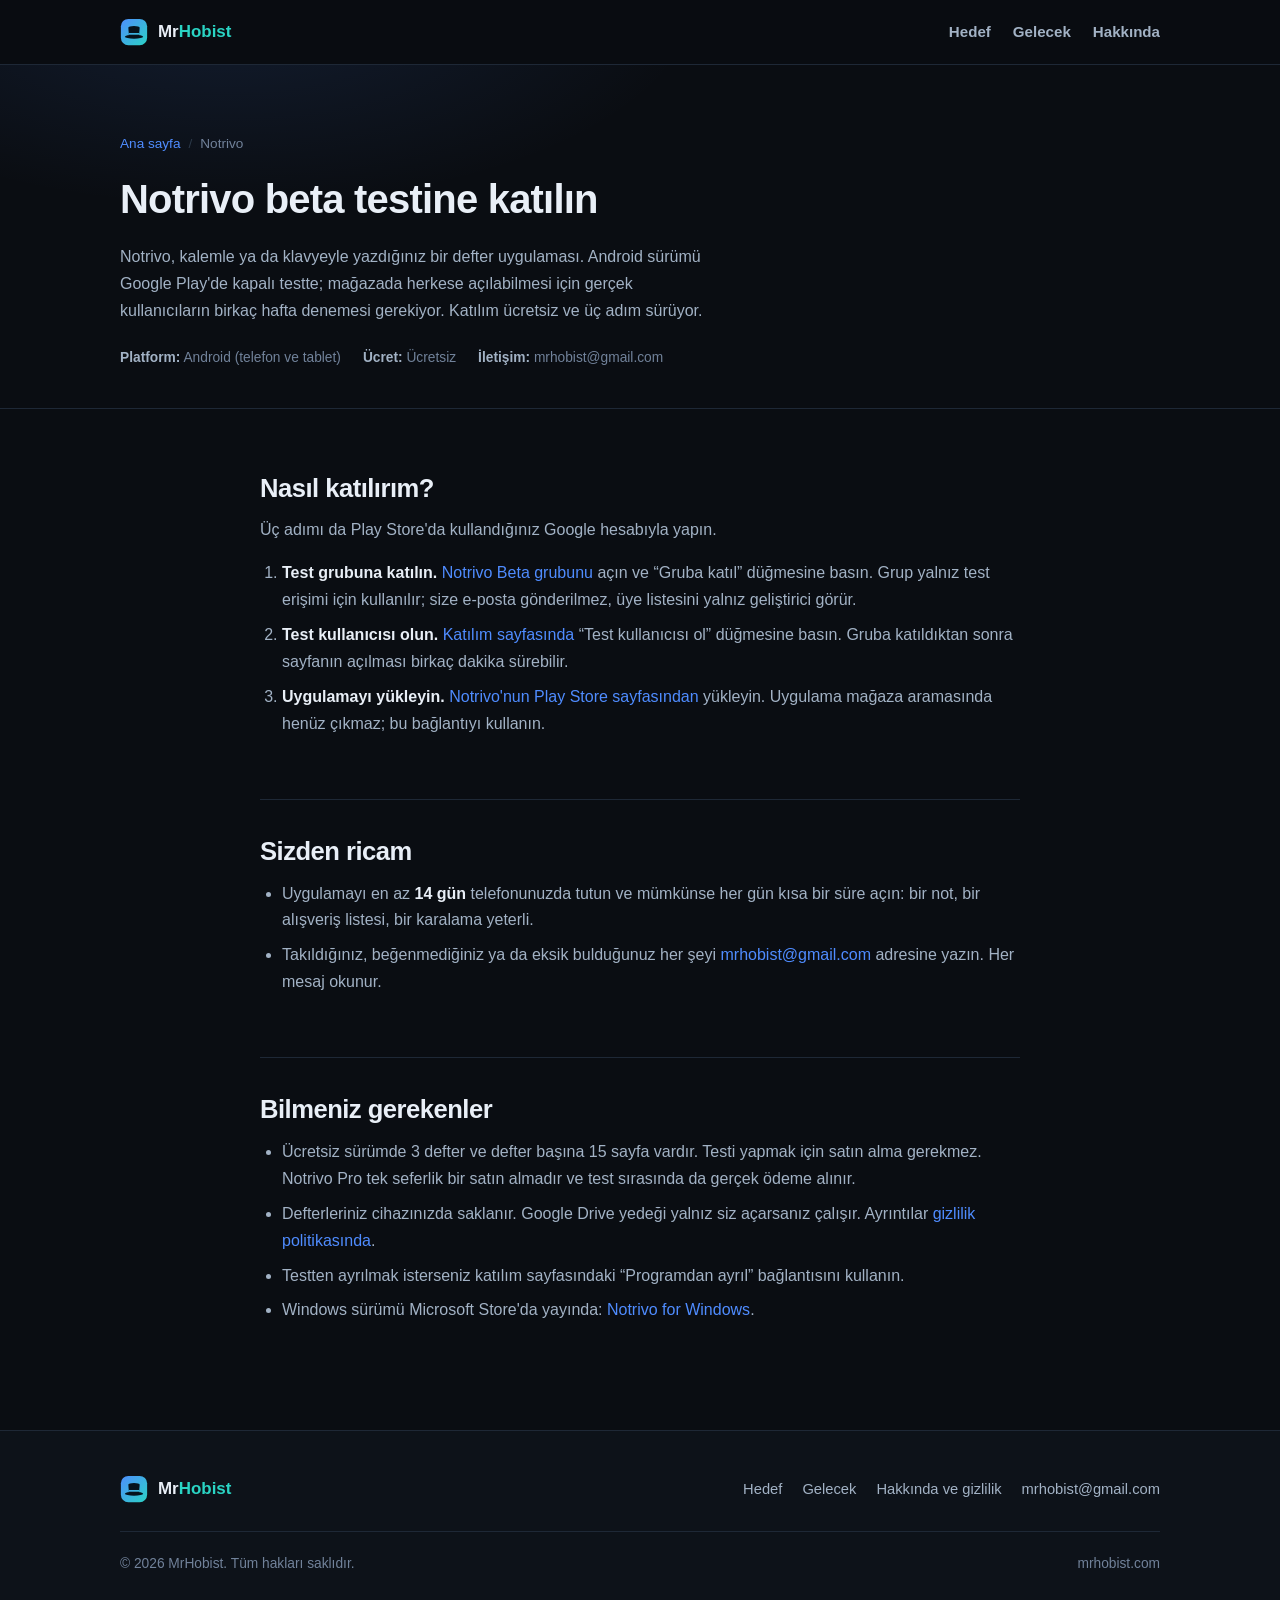
<file: notrivo/index.html>
<!DOCTYPE html>
<html lang="tr">
<head>
<meta charset="utf-8">
<meta name="viewport" content="width=device-width, initial-scale=1">
<title>Notrivo beta testine katılın | MrHobist</title>
<meta name="description" content="Notrivo, kalemle ya da klavyeyle yazdığınız defter uygulaması. Android test sürümüne üç adımda katılın.">
<link rel="canonical" href="https://mrhobist.com/notrivo/">
<meta name="theme-color" content="#0a0d12">
<link rel="icon" href="/favicon.svg" type="image/svg+xml">
<link rel="apple-touch-icon" href="/assets/img/icon-512.png">
<link rel="stylesheet" href="/assets/css/site.css">

<meta property="og:type" content="website">
<meta property="og:site_name" content="MrHobist">
<meta property="og:locale" content="tr_TR">
<meta property="og:url" content="https://mrhobist.com/notrivo/">
<meta property="og:title" content="Notrivo beta testine katılın">
<meta property="og:description" content="Kalemle ya da klavyeyle yazdığınız defter uygulaması. Android test sürümüne üç adımda katılın.">
<meta property="og:image" content="https://mrhobist.com/assets/img/icon-512.png">
<meta name="twitter:card" content="summary">
</head>
<body>
<a class="skip-link" href="#main">İçeriğe geç</a>

<header class="site-header">
  <nav class="container nav" aria-label="Ana menü">
    <a class="brand" href="/">
      <svg class="brand-mark" viewBox="0 0 32 32" aria-hidden="true">
        <defs><linearGradient id="bm" gradientUnits="userSpaceOnUse" x1="0" y1="0" x2="32" y2="32"><stop offset="0" stop-color="#4f8cff"/><stop offset="1" stop-color="#2ad4c4"/></linearGradient></defs>
        <rect x="1" y="1" width="30" height="30" rx="8.5" fill="url(#bm)"/>
        <ellipse cx="16" cy="21.35" rx="10.42" ry="2.25" fill="#06131d"/>
        <path d="M10.37 21.35L9.52 11.21A6.48 1.97 0 0 1 22.48 11.21L21.63 21.35Z" fill="#06131d"/>
        <rect x="9.97" y="17.13" width="12.06" height="1.97" fill="url(#bm)"/>
      </svg>
      <span>Mr<em>Hobist</em></span>
    </a>
    <ul class="nav-links">
      <li><a href="/#hedef">Hedef</a></li>
      <li><a href="/#gelecek">Gelecek</a></li>
      <li><a href="/hakkinda/">Hakkında</a></li>
    </ul>
  </nav>
</header>

<main id="main">

  <div class="doc-header">
    <div class="container">
      <ol class="breadcrumb">
        <li><a href="/">Ana sayfa</a></li>
        <li>Notrivo</li>
      </ol>
      <h1>Notrivo beta testine katılın</h1>
      <p>Notrivo, kalemle ya da klavyeyle yazdığınız bir defter uygulaması. Android sürümü Google
         Play'de kapalı testte; mağazada herkese açılabilmesi için gerçek kullanıcıların birkaç
         hafta denemesi gerekiyor. Katılım ücretsiz ve üç adım sürüyor.</p>
      <div class="doc-meta">
        <span><b>Platform:</b> Android (telefon ve tablet)</span>
        <span><b>Ücret:</b> Ücretsiz</span>
        <span><b>İletişim:</b> mrhobist@gmail.com</span>
      </div>
    </div>
  </div>

  <div class="doc">
    <div class="container">

      <h2>Nasıl katılırım?</h2>

      <p>Üç adımı da Play Store'da kullandığınız Google hesabıyla yapın.</p>

      <ol>
        <li><strong>Test grubuna katılın.</strong>
            <a href="https://groups.google.com/g/notrivo-beta">Notrivo Beta grubunu</a> açın ve
            “Gruba katıl” düğmesine basın. Grup yalnız test erişimi için kullanılır; size e-posta
            gönderilmez, üye listesini yalnız geliştirici görür.</li>
        <li><strong>Test kullanıcısı olun.</strong>
            <a href="https://play.google.com/apps/testing/com.mrhobist.notrivo">Katılım sayfasında</a>
            “Test kullanıcısı ol” düğmesine basın. Gruba katıldıktan sonra sayfanın açılması
            birkaç dakika sürebilir.</li>
        <li><strong>Uygulamayı yükleyin.</strong>
            <a href="https://play.google.com/store/apps/details?id=com.mrhobist.notrivo">Notrivo'nun
            Play Store sayfasından</a> yükleyin. Uygulama mağaza aramasında henüz çıkmaz; bu
            bağlantıyı kullanın.</li>
      </ol>

      <h2>Sizden ricam</h2>

      <ul>
        <li>Uygulamayı en az <strong>14 gün</strong> telefonunuzda tutun ve mümkünse her gün kısa
            bir süre açın: bir not, bir alışveriş listesi, bir karalama yeterli.</li>
        <li>Takıldığınız, beğenmediğiniz ya da eksik bulduğunuz her şeyi
            <a href="mailto:mrhobist@gmail.com?subject=Notrivo%20beta">mrhobist@gmail.com</a>
            adresine yazın. Her mesaj okunur.</li>
      </ul>

      <h2>Bilmeniz gerekenler</h2>

      <ul>
        <li>Ücretsiz sürümde 3 defter ve defter başına 15 sayfa vardır. Testi yapmak için satın
            alma gerekmez. Notrivo Pro tek seferlik bir satın almadır ve test sırasında da gerçek
            ödeme alınır.</li>
        <li>Defterleriniz cihazınızda saklanır. Google Drive yedeği yalnız siz açarsanız
            çalışır. Ayrıntılar <a href="/hakkinda/">gizlilik politikasında</a>.</li>
        <li>Testten ayrılmak isterseniz katılım sayfasındaki “Programdan ayrıl” bağlantısını
            kullanın.</li>
        <li>Windows sürümü Microsoft Store'da yayında:
            <a href="https://apps.microsoft.com/detail/9P0V2CSW6T5Z">Notrivo for Windows</a>.</li>
      </ul>

    </div>
  </div>

</main>

<footer class="site-footer">
  <div class="container">
    <div class="footer-top">
      <a class="brand" href="/">
        <svg class="brand-mark" viewBox="0 0 32 32" aria-hidden="true">
          <defs><linearGradient id="bf" gradientUnits="userSpaceOnUse" x1="0" y1="0" x2="32" y2="32"><stop offset="0" stop-color="#4f8cff"/><stop offset="1" stop-color="#2ad4c4"/></linearGradient></defs>
          <rect x="1" y="1" width="30" height="30" rx="8.5" fill="url(#bf)"/>
          <ellipse cx="16" cy="21.35" rx="10.42" ry="2.25" fill="#06131d"/>
          <path d="M10.37 21.35L9.52 11.21A6.48 1.97 0 0 1 22.48 11.21L21.63 21.35Z" fill="#06131d"/>
          <rect x="9.97" y="17.13" width="12.06" height="1.97" fill="url(#bf)"/>
        </svg>
        <span>Mr<em>Hobist</em></span>
      </a>
      <ul class="footer-nav">
        <li><a href="/#hedef">Hedef</a></li>
        <li><a href="/#gelecek">Gelecek</a></li>
        <li><a href="/hakkinda/">Hakkında ve gizlilik</a></li>
        <li><a href="mailto:mrhobist@gmail.com">mrhobist@gmail.com</a></li>
      </ul>
    </div>
    <div class="footer-bottom">
      <span>&copy; 2026 MrHobist. Tüm hakları saklıdır.</span>
      <span>mrhobist.com</span>
    </div>
  </div>
</footer>
</body>
</html>
</file>
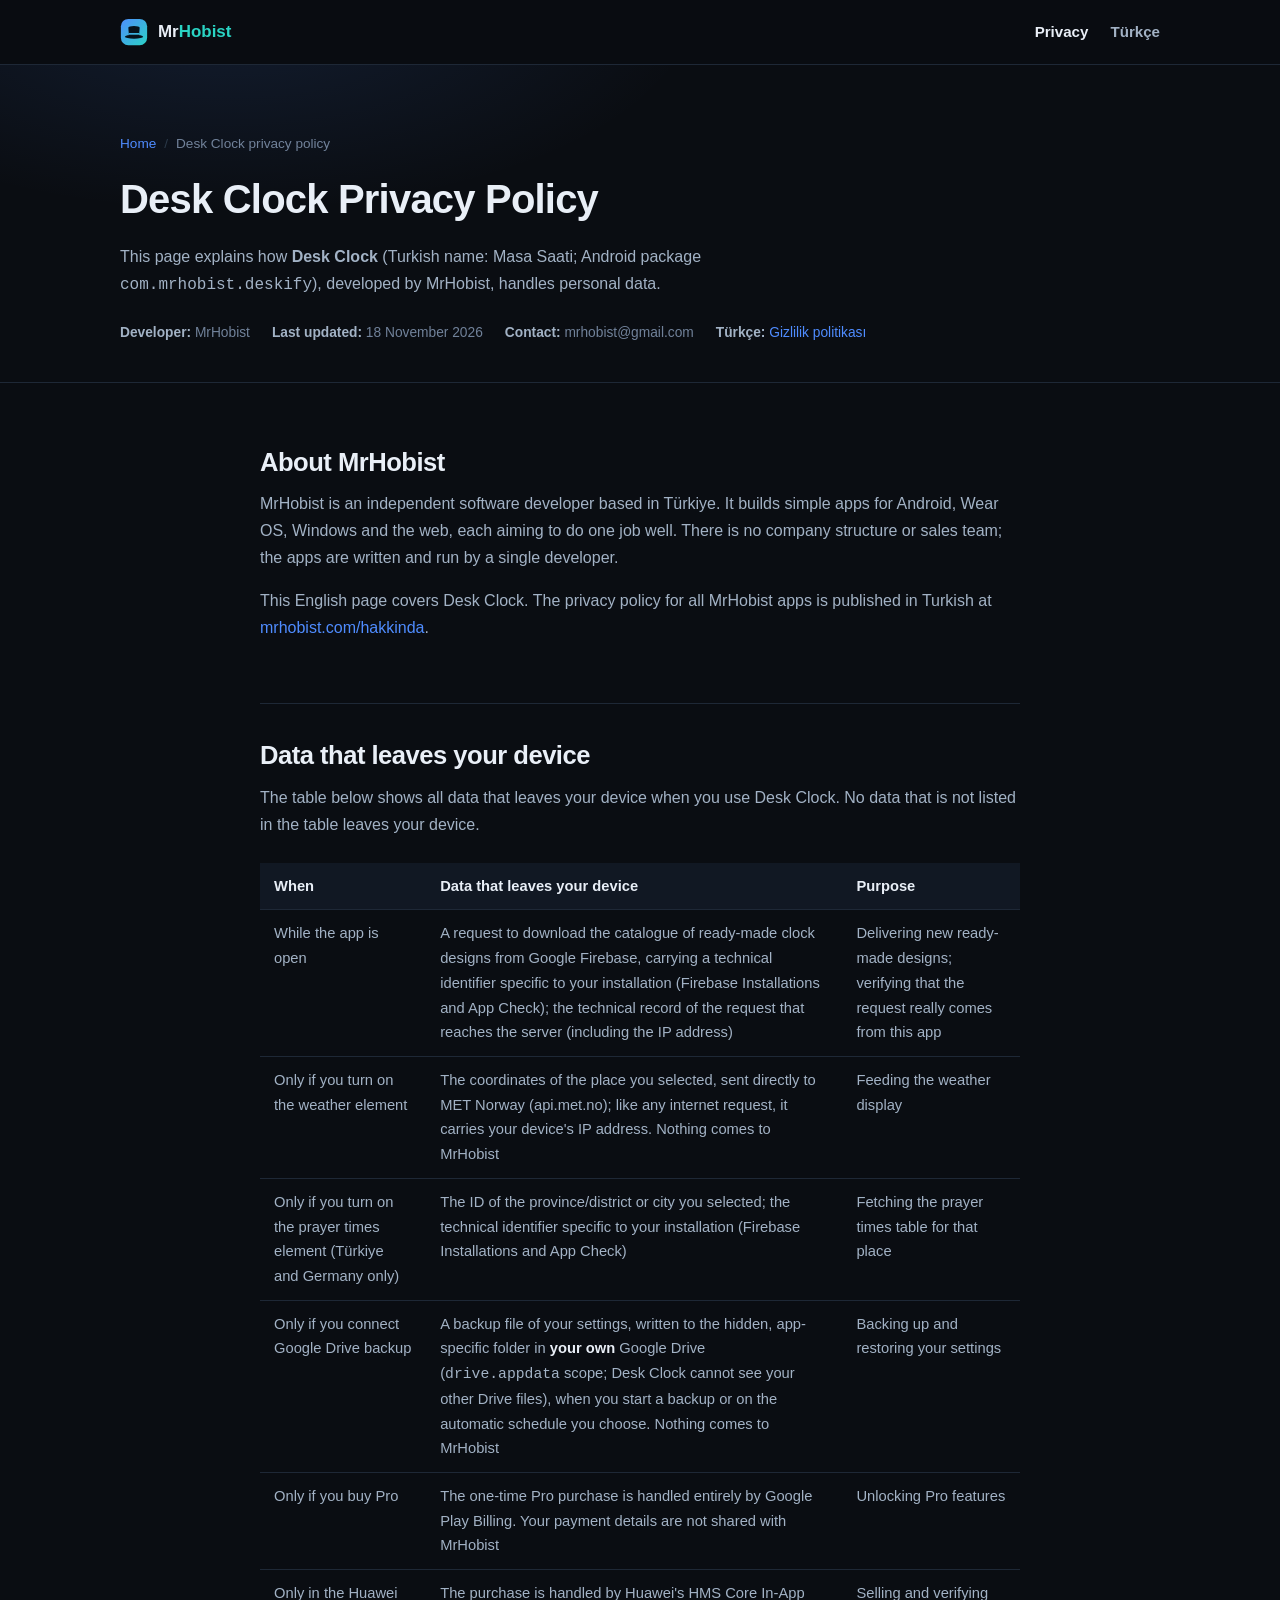
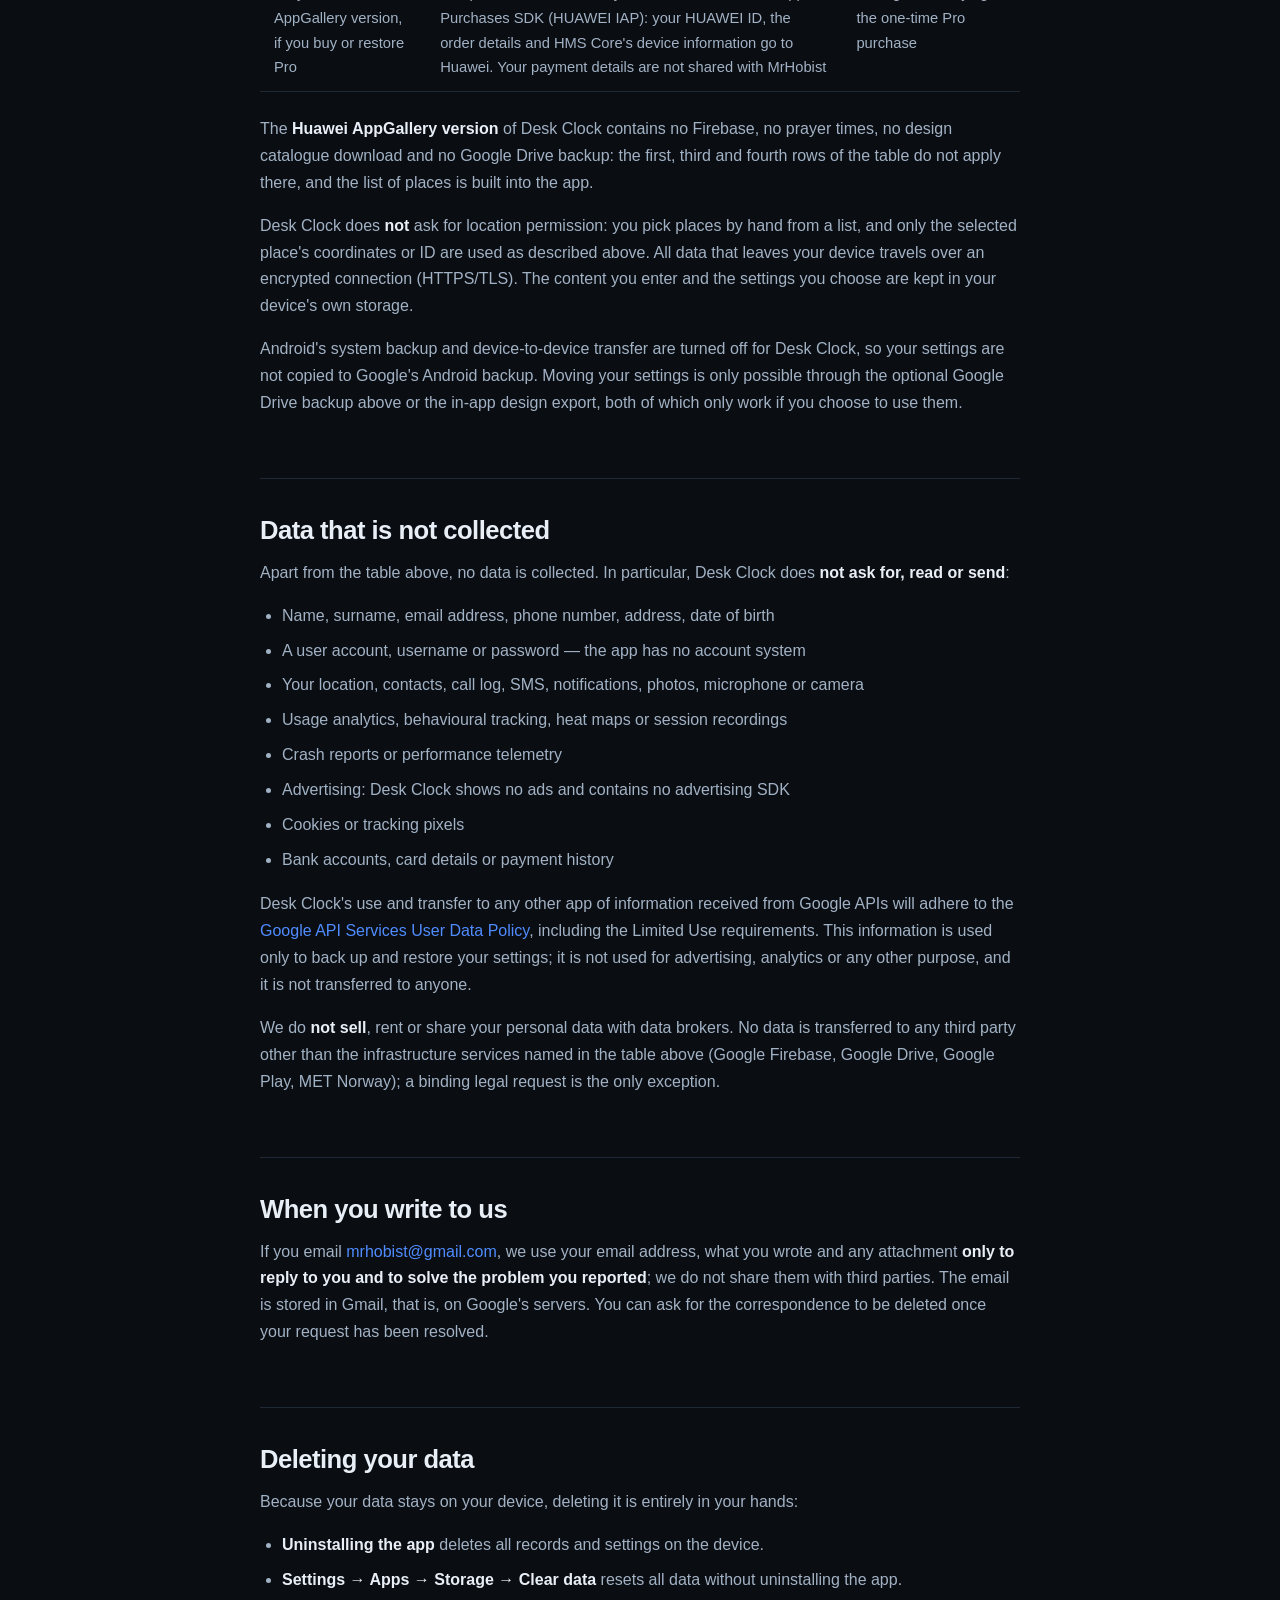
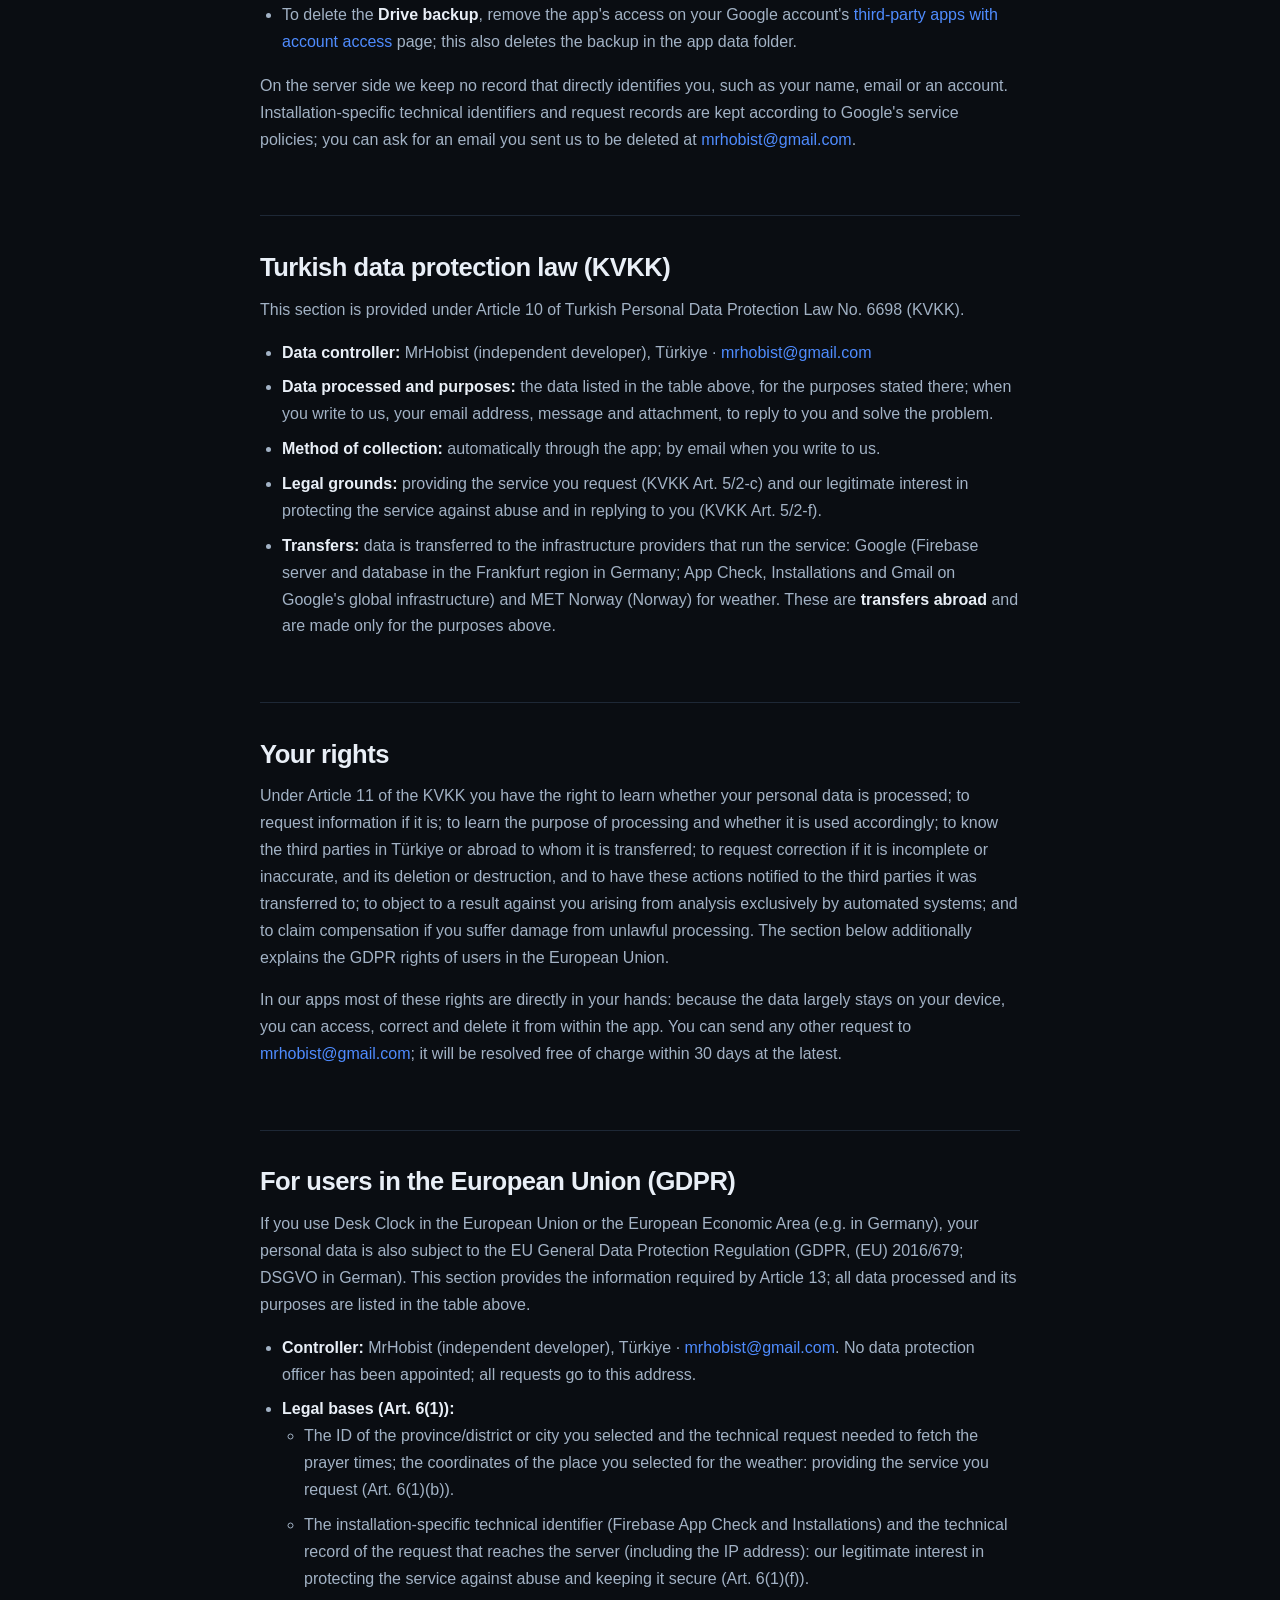
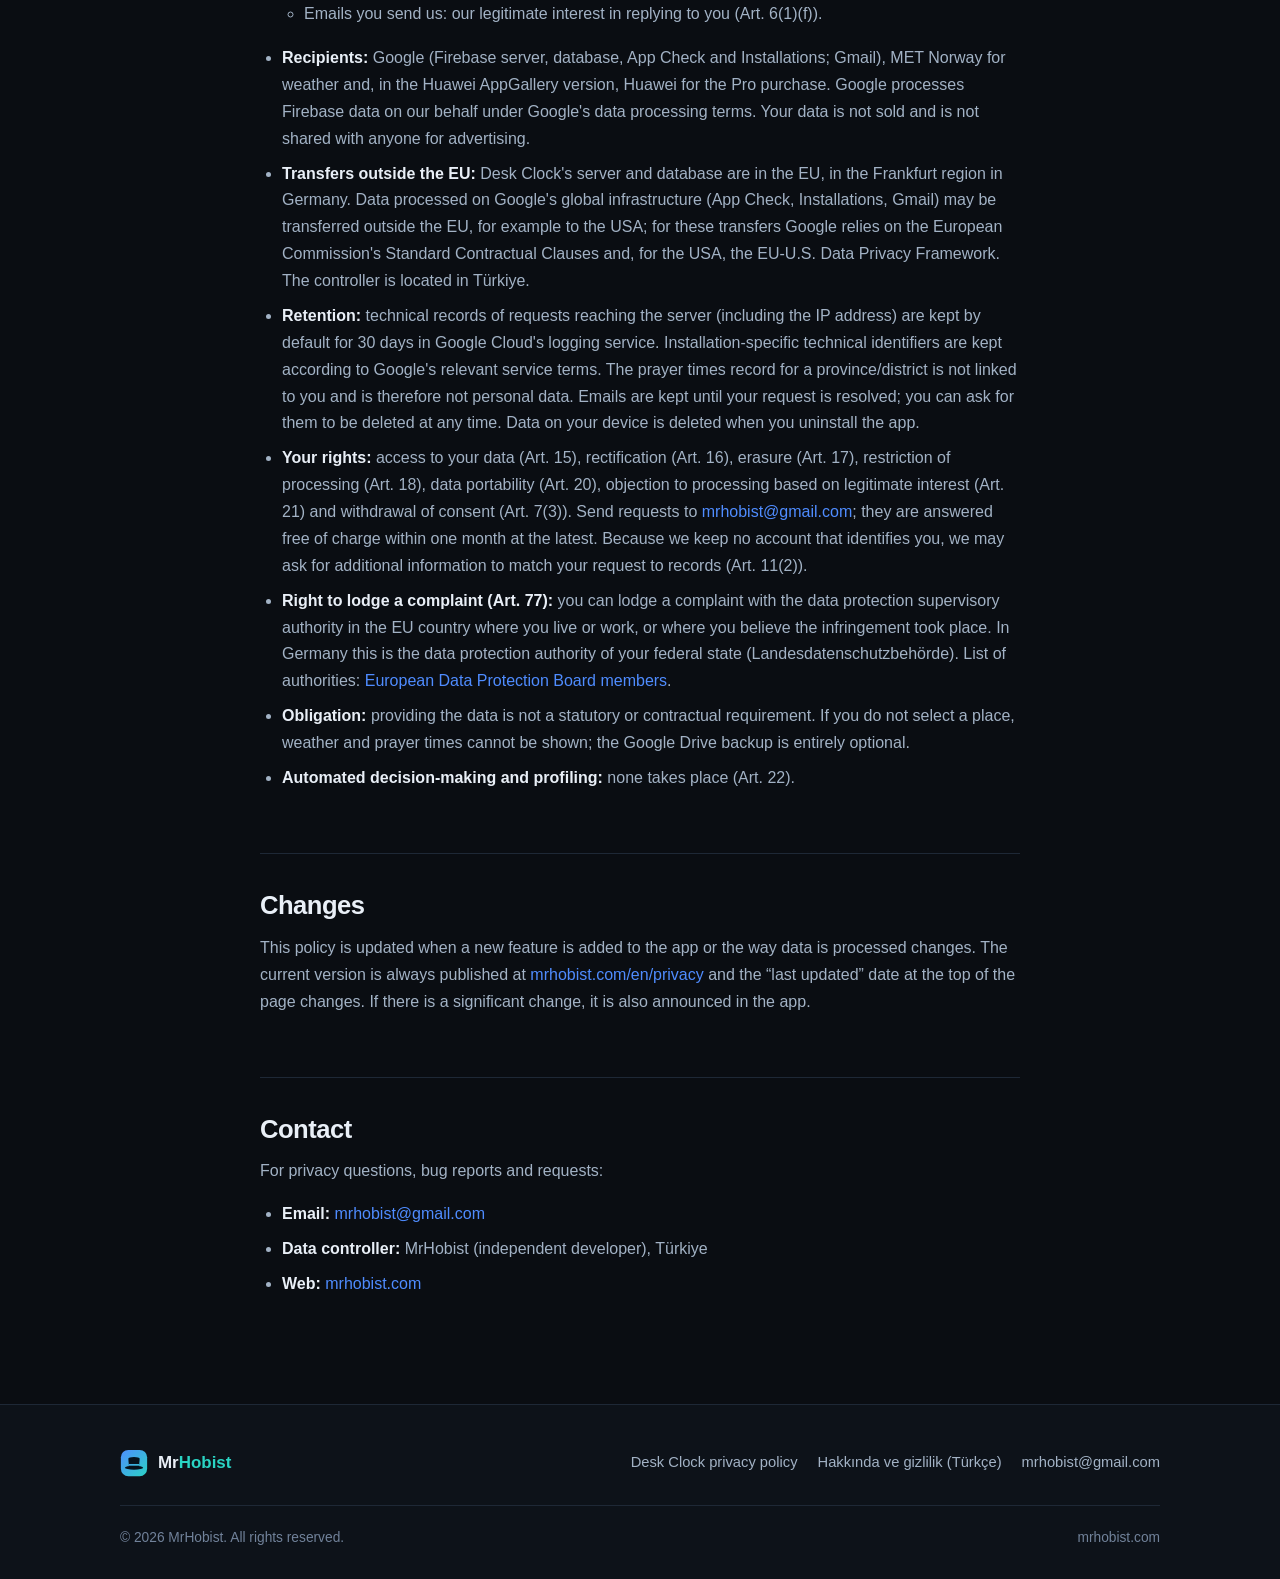
<file: en/privacy/index.html>
<!DOCTYPE html>
<html lang="en">
<head>
<meta charset="utf-8">
<meta name="viewport" content="width=device-width, initial-scale=1">
<title>Desk Clock Privacy Policy | MrHobist</title>
<meta name="description" content="Privacy policy for Desk Clock (Masa Saati) by MrHobist: what leaves your device, what is never collected, and how to delete your data.">
<link rel="canonical" href="https://mrhobist.com/en/privacy/">
<link rel="alternate" hreflang="en" href="https://mrhobist.com/en/privacy/">
<link rel="alternate" hreflang="tr" href="https://mrhobist.com/hakkinda/">
<meta name="theme-color" content="#0a0d12">
<link rel="icon" href="/favicon.svg" type="image/svg+xml">
<link rel="apple-touch-icon" href="/assets/img/icon-512.png">
<link rel="stylesheet" href="/assets/css/site.css">

<meta property="og:type" content="article">
<meta property="og:site_name" content="MrHobist">
<meta property="og:locale" content="en_US">
<meta property="og:locale:alternate" content="tr_TR">
<meta property="og:url" content="https://mrhobist.com/en/privacy/">
<meta property="og:title" content="Desk Clock Privacy Policy — MrHobist">
<meta property="og:description" content="Your data stays on your device. Everything that leaves it is listed here, feature by feature.">
<meta property="og:image" content="https://mrhobist.com/assets/img/icon-512.png">
<meta name="twitter:card" content="summary">
</head>
<body>
<a class="skip-link" href="#main">Skip to content</a>

<header class="site-header">
  <nav class="container nav" aria-label="Main menu">
    <a class="brand" href="/">
      <svg class="brand-mark" viewBox="0 0 32 32" aria-hidden="true">
        <defs><linearGradient id="bm" gradientUnits="userSpaceOnUse" x1="0" y1="0" x2="32" y2="32"><stop offset="0" stop-color="#4f8cff"/><stop offset="1" stop-color="#2ad4c4"/></linearGradient></defs>
        <rect x="1" y="1" width="30" height="30" rx="8.5" fill="url(#bm)"/>
        <ellipse cx="16" cy="21.35" rx="10.42" ry="2.25" fill="#06131d"/>
        <path d="M10.37 21.35L9.52 11.21A6.48 1.97 0 0 1 22.48 11.21L21.63 21.35Z" fill="#06131d"/>
        <rect x="9.97" y="17.13" width="12.06" height="1.97" fill="url(#bm)"/>
      </svg>
      <span>Mr<em>Hobist</em></span>
    </a>
    <ul class="nav-links">
      <li><a href="/en/privacy/" aria-current="page">Privacy</a></li>
      <li><a href="/hakkinda/" hreflang="tr" lang="tr">Türkçe</a></li>
    </ul>
  </nav>
</header>

<main id="main">

  <div class="doc-header">
    <div class="container">
      <ol class="breadcrumb">
        <li><a href="/">Home</a></li>
        <li>Desk Clock privacy policy</li>
      </ol>
      <h1>Desk Clock Privacy Policy</h1>
      <p>This page explains how <strong>Desk Clock</strong> (Turkish name: Masa Saati; Android package
         <code>com.mrhobist.deskify</code>), developed by MrHobist, handles personal data.</p>
      <div class="doc-meta">
        <span><b>Developer:</b> MrHobist</span>
        <span><b>Last updated:</b> 18 November 2026</span>
        <span><b>Contact:</b> mrhobist@gmail.com</span>
        <span lang="tr"><b>Türkçe:</b> <a href="/hakkinda/" hreflang="tr">Gizlilik politikası</a></span>
      </div>
    </div>
  </div>

  <div class="doc">
    <div class="container">

      <h2>About MrHobist</h2>

      <p>MrHobist is an independent software developer based in Türkiye. It builds simple
         apps for Android, Wear OS, Windows and the web, each aiming to do one job well. There
         is no company structure or sales team; the apps are written and run by a single
         developer.</p>

      <p>This English page covers Desk Clock. The privacy policy for all MrHobist apps is
         published in Turkish at <a href="/hakkinda/" hreflang="tr">mrhobist.com/hakkinda</a>.</p>

      <h2>Data that leaves your device</h2>

      <p>The table below shows all data that leaves your device when you use Desk Clock.
         No data that is not listed in the table leaves your device.</p>

      <div class="table-wrap">
        <table>
          <thead>
            <tr>
              <th>When</th>
              <th>Data that leaves your device</th>
              <th>Purpose</th>
            </tr>
          </thead>
          <tbody>
            <tr>
              <td>While the app is open</td>
              <td>A request to download the catalogue of ready-made clock designs from Google
                  Firebase, carrying a technical identifier specific to your installation
                  (Firebase Installations and App Check); the technical record of the request
                  that reaches the server (including the IP address)</td>
              <td>Delivering new ready-made designs; verifying that the request really comes
                  from this app</td>
            </tr>
            <tr>
              <td>Only if you turn on the weather element</td>
              <td>The coordinates of the place you selected, sent directly to MET Norway
                  (api.met.no); like any internet request, it carries your device's IP
                  address. Nothing comes to MrHobist</td>
              <td>Feeding the weather display</td>
            </tr>
            <tr>
              <td>Only if you turn on the prayer times element (Türkiye and Germany only)</td>
              <td>The ID of the province/district or city you selected; the technical
                  identifier specific to your installation (Firebase Installations and App
                  Check)</td>
              <td>Fetching the prayer times table for that place</td>
            </tr>
            <tr>
              <td>Only if you connect Google Drive backup</td>
              <td>A backup file of your settings, written to the hidden, app-specific folder in
                  <strong>your own</strong> Google Drive (<code>drive.appdata</code> scope;
                  Desk Clock cannot see your other Drive files), when you start a backup or on
                  the automatic schedule you choose. Nothing comes to MrHobist</td>
              <td>Backing up and restoring your settings</td>
            </tr>
            <tr>
              <td>Only if you buy Pro</td>
              <td>The one-time Pro purchase is handled entirely by Google Play Billing. Your
                  payment details are not shared with MrHobist</td>
              <td>Unlocking Pro features</td>
            </tr>
            <tr>
              <td>Only in the Huawei AppGallery version, if you buy or restore Pro</td>
              <td>The purchase is handled by Huawei's HMS Core In-App Purchases SDK (HUAWEI IAP):
                  your HUAWEI ID, the order details and HMS Core's device information go to
                  Huawei. Your payment details are not shared with MrHobist</td>
              <td>Selling and verifying the one-time Pro purchase</td>
            </tr>
          </tbody>
        </table>
      </div>

      <p>The <strong>Huawei AppGallery version</strong> of Desk Clock contains no Firebase,
         no prayer times, no design catalogue download and no Google Drive backup: the first,
         third and fourth rows of the table do not apply there, and the list of places is built
         into the app.</p>

      <p>Desk Clock does <strong>not</strong> ask for location permission: you pick places by
         hand from a list, and only the selected place's coordinates or ID are used as described
         above. All data that leaves your device travels over an encrypted connection
         (HTTPS/TLS). The content you enter and the settings you choose are kept in your
         device's own storage.</p>

      <p>Android's system backup and device-to-device transfer are turned off for Desk Clock,
         so your settings are not copied to Google's Android backup. Moving your settings is
         only possible through the optional Google Drive backup above or the in-app design
         export, both of which only work if you choose to use them.</p>

      <h2>Data that is not collected</h2>

      <p>Apart from the table above, no data is collected. In particular, Desk Clock does
         <strong>not ask for, read or send</strong>:</p>

      <ul>
        <li>Name, surname, email address, phone number, address, date of birth</li>
        <li>A user account, username or password — the app has no account system</li>
        <li>Your location, contacts, call log, SMS, notifications, photos, microphone or camera</li>
        <li>Usage analytics, behavioural tracking, heat maps or session recordings</li>
        <li>Crash reports or performance telemetry</li>
        <li>Advertising: Desk Clock shows no ads and contains no advertising SDK</li>
        <li>Cookies or tracking pixels</li>
        <li>Bank accounts, card details or payment history</li>
      </ul>

      <p>Desk Clock's use and transfer to any other app of information received from Google
         APIs will adhere to the
         <a href="https://developers.google.com/terms/api-services-user-data-policy" rel="noopener">Google
         API Services User Data Policy</a>, including the Limited Use requirements. This
         information is used only to back up and restore your settings; it is not used for
         advertising, analytics or any other purpose, and it is not transferred to anyone.</p>

      <p>We do <strong>not sell</strong>, rent or share your personal data with data brokers.
         No data is transferred to any third party other than the infrastructure services named
         in the table above (Google Firebase, Google Drive, Google Play, MET Norway); a binding
         legal request is the only exception.</p>

      <h2>When you write to us</h2>

      <p>If you email <a href="mailto:mrhobist@gmail.com">mrhobist@gmail.com</a>, we use your
         email address, what you wrote and any attachment <strong>only to reply to you and to
         solve the problem you reported</strong>; we do not share them with third parties. The
         email is stored in Gmail, that is, on Google's servers. You can ask for the
         correspondence to be deleted once your request has been resolved.</p>

      <h2>Deleting your data</h2>

      <p>Because your data stays on your device, deleting it is entirely in your hands:</p>

      <ul>
        <li><strong>Uninstalling the app</strong> deletes all records and settings on the
            device.</li>
        <li><strong>Settings → Apps → Storage → Clear data</strong> resets all data without
            uninstalling the app.</li>
        <li>To delete the <strong>Drive backup</strong>, remove the app's access on your Google
            account's <a href="https://myaccount.google.com/permissions" rel="noopener">third-party
            apps with account access</a> page; this also deletes the backup in the app data
            folder.</li>
      </ul>

      <p>On the server side we keep no record that directly identifies you, such as your name,
         email or an account. Installation-specific technical identifiers and request records
         are kept according to Google's service policies; you can ask for an email you sent us to
         be deleted at <a href="mailto:mrhobist@gmail.com">mrhobist@gmail.com</a>.</p>

      <h2>Turkish data protection law (KVKK)</h2>

      <p>This section is provided under Article 10 of Turkish Personal Data Protection Law
         No. 6698 (KVKK).</p>

      <ul>
        <li><strong>Data controller:</strong> MrHobist (independent developer), Türkiye ·
            <a href="mailto:mrhobist@gmail.com">mrhobist@gmail.com</a></li>
        <li><strong>Data processed and purposes:</strong> the data listed in the table above,
            for the purposes stated there; when you write to us, your email address, message and
            attachment, to reply to you and solve the problem.</li>
        <li><strong>Method of collection:</strong> automatically through the app; by email when
            you write to us.</li>
        <li><strong>Legal grounds:</strong> providing the service you request (KVKK Art. 5/2-c)
            and our legitimate interest in protecting the service against abuse and in replying
            to you (KVKK Art. 5/2-f).</li>
        <li><strong>Transfers:</strong> data is transferred to the infrastructure providers that
            run the service: Google (Firebase server and database in the Frankfurt region in
            Germany; App Check, Installations and Gmail on Google's global infrastructure) and
            MET Norway (Norway) for weather. These are <strong>transfers abroad</strong> and are
            made only for the purposes above.</li>
      </ul>

      <h2>Your rights</h2>

      <p>Under Article 11 of the KVKK you have the right to learn whether your personal data is
         processed; to request information if it is; to learn the purpose of processing and
         whether it is used accordingly; to know the third parties in Türkiye or abroad to whom
         it is transferred; to request correction if it is incomplete or inaccurate, and its
         deletion or destruction, and to have these actions notified to the third parties it was
         transferred to; to object to a result against you arising from analysis exclusively by
         automated systems; and to claim compensation if you suffer damage from unlawful
         processing. The section below additionally explains the GDPR rights of users in the
         European Union.</p>

      <p>In our apps most of these rights are directly in your hands: because the data largely
         stays on your device, you can access, correct and delete it from within the app. You
         can send any other request to <a href="mailto:mrhobist@gmail.com">mrhobist@gmail.com</a>;
         it will be resolved free of charge within 30 days at the latest.</p>

      <h2>For users in the European Union (GDPR)</h2>

      <p>If you use Desk Clock in the European Union or the European Economic Area (e.g. in
         Germany), your personal data is also subject to the EU General Data Protection
         Regulation (GDPR, (EU) 2016/679; DSGVO in German). This section provides the
         information required by Article 13; all data processed and its purposes are listed in
         the table above.</p>

      <ul>
        <li><strong>Controller:</strong> MrHobist (independent developer), Türkiye ·
            <a href="mailto:mrhobist@gmail.com">mrhobist@gmail.com</a>. No data protection
            officer has been appointed; all requests go to this address.</li>
        <li><strong>Legal bases (Art. 6(1)):</strong>
          <ul>
            <li>The ID of the province/district or city you selected and the technical request
                needed to fetch the prayer times; the coordinates of the place you selected for
                the weather: providing the service you request (Art. 6(1)(b)).</li>
            <li>The installation-specific technical identifier (Firebase App Check and
                Installations) and the technical record of the request that reaches the server
                (including the IP address): our legitimate interest in protecting the service
                against abuse and keeping it secure (Art. 6(1)(f)).</li>
            <li>Emails you send us: our legitimate interest in replying to you (Art. 6(1)(f)).</li>
          </ul>
        </li>
        <li><strong>Recipients:</strong> Google (Firebase server, database, App Check and
            Installations; Gmail), MET Norway for weather and, in the Huawei AppGallery
            version, Huawei for the Pro purchase. Google processes Firebase data on
            our behalf under Google's data processing terms. Your data is not sold and is not
            shared with anyone for advertising.</li>
        <li><strong>Transfers outside the EU:</strong> Desk Clock's server and database are in
            the EU, in the Frankfurt region in Germany. Data processed on Google's global
            infrastructure (App Check, Installations, Gmail) may be transferred outside the EU,
            for example to the USA; for these transfers Google relies on the European
            Commission's Standard Contractual Clauses and, for the USA, the EU-U.S. Data Privacy
            Framework. The controller is located in Türkiye.</li>
        <li><strong>Retention:</strong> technical records of requests reaching the server
            (including the IP address) are kept by default for 30 days in Google Cloud's logging
            service. Installation-specific technical identifiers are kept according to Google's
            relevant service terms. The prayer times record for a province/district is not
            linked to you and is therefore not personal data. Emails are kept until your request
            is resolved; you can ask for them to be deleted at any time. Data on your device is
            deleted when you uninstall the app.</li>
        <li><strong>Your rights:</strong> access to your data (Art. 15), rectification
            (Art. 16), erasure (Art. 17), restriction of processing (Art. 18), data portability
            (Art. 20), objection to processing based on legitimate interest (Art. 21) and
            withdrawal of consent (Art. 7(3)). Send requests to
            <a href="mailto:mrhobist@gmail.com">mrhobist@gmail.com</a>; they are answered free
            of charge within one month at the latest. Because we keep no account that identifies
            you, we may ask for additional information to match your request to records
            (Art. 11(2)).</li>
        <li><strong>Right to lodge a complaint (Art. 77):</strong> you can lodge a complaint
            with the data protection supervisory authority in the EU country where you live or
            work, or where you believe the infringement took place. In Germany this is the data
            protection authority of your federal state (Landesdatenschutzbehörde). List of
            authorities:
            <a href="https://www.edpb.europa.eu/about-edpb/about-edpb/members_en" rel="noopener">European
            Data Protection Board members</a>.</li>
        <li><strong>Obligation:</strong> providing the data is not a statutory or contractual
            requirement. If you do not select a place, weather and prayer times cannot be shown;
            the Google Drive backup is entirely optional.</li>
        <li><strong>Automated decision-making and profiling:</strong> none takes place
            (Art. 22).</li>
      </ul>

      <h2>Changes</h2>

      <p>This policy is updated when a new feature is added to the app or the way data is
         processed changes. The current version is always published at
         <a href="https://mrhobist.com/en/privacy/">mrhobist.com/en/privacy</a> and the
         “last updated” date at the top of the page changes. If there is a significant change,
         it is also announced in the app.</p>

      <h2>Contact</h2>

      <p>For privacy questions, bug reports and requests:</p>

      <ul>
        <li><strong>Email:</strong> <a href="mailto:mrhobist@gmail.com">mrhobist@gmail.com</a></li>
        <li><strong>Data controller:</strong> MrHobist (independent developer), Türkiye</li>
        <li><strong>Web:</strong> <a href="https://mrhobist.com/">mrhobist.com</a></li>
      </ul>

    </div>
  </div>

</main>

<footer class="site-footer">
  <div class="container">
    <div class="footer-top">
      <a class="brand" href="/">
        <svg class="brand-mark" viewBox="0 0 32 32" aria-hidden="true">
          <defs><linearGradient id="bf" gradientUnits="userSpaceOnUse" x1="0" y1="0" x2="32" y2="32"><stop offset="0" stop-color="#4f8cff"/><stop offset="1" stop-color="#2ad4c4"/></linearGradient></defs>
          <rect x="1" y="1" width="30" height="30" rx="8.5" fill="url(#bf)"/>
          <ellipse cx="16" cy="21.35" rx="10.42" ry="2.25" fill="#06131d"/>
          <path d="M10.37 21.35L9.52 11.21A6.48 1.97 0 0 1 22.48 11.21L21.63 21.35Z" fill="#06131d"/>
          <rect x="9.97" y="17.13" width="12.06" height="1.97" fill="url(#bf)"/>
        </svg>
        <span>Mr<em>Hobist</em></span>
      </a>
      <ul class="footer-nav">
        <li><a href="/en/privacy/">Desk Clock privacy policy</a></li>
        <li><a href="/hakkinda/" hreflang="tr" lang="tr">Hakkında ve gizlilik (Türkçe)</a></li>
        <li><a href="mailto:mrhobist@gmail.com">mrhobist@gmail.com</a></li>
      </ul>
    </div>
    <div class="footer-bottom">
      <span>&copy; 2026 MrHobist. All rights reserved.</span>
      <span>mrhobist.com</span>
    </div>
  </div>
</footer>
</body>
</html>
</file>
<file: assets/css/site.css>
/* ==========================================================================
   MrHobist — tek stylesheet
   Harici font / CDN / betik yok. Site tek alan adindan, tek istekte acilir.
   ========================================================================== */

:root {
  --bg: #0a0d12;
  --bg-2: #0d1219;
  --surface: #111823;
  --border: #1e2836;
  --border-2: #2b3949;

  --text: #e9eff7;
  --dim: #a2b2c5;
  --mute: #71829a;

  --brand: #4f8cff;
  --brand-2: #2ad4c4;
  --grad: linear-gradient(135deg, #4f8cff 0%, #2ad4c4 100%);

  --maxw: 1080px;
  --radius: 14px;
  --shadow: 0 1px 2px rgba(0, 0, 0, .5), 0 18px 44px -22px rgba(0, 0, 0, .9);

  --font: -apple-system, BlinkMacSystemFont, "Segoe UI", Roboto,
          "Helvetica Neue", Arial, "Noto Sans", sans-serif;

  color-scheme: dark;
}

*, *::before, *::after { box-sizing: border-box; }

html {
  scroll-behavior: smooth;
  scroll-padding-top: 80px;
  -webkit-text-size-adjust: 100%;
}

@media (prefers-reduced-motion: reduce) {
  html { scroll-behavior: auto; }
  *, *::before, *::after { transition-duration: .01ms !important; }
}

body {
  margin: 0;
  background: var(--bg);
  color: var(--text);
  font-family: var(--font);
  font-size: 16px;
  line-height: 1.68;
  -webkit-font-smoothing: antialiased;
  overflow-x: hidden;
}

img, svg { max-width: 100%; }
img { height: auto; display: block; }

a { color: var(--brand); text-decoration: none; }
a:hover { text-decoration: underline; }

:focus-visible { outline: 2px solid var(--brand-2); outline-offset: 3px; border-radius: 6px; }

h1, h2, h3, h4 { line-height: 1.25; letter-spacing: -.02em; margin: 0 0 .5em; }
h1 { font-size: clamp(2rem, 5.4vw, 3.2rem); font-weight: 800; }
h2 { font-size: clamp(1.45rem, 3.2vw, 2rem); font-weight: 700; }
h3 { font-size: 1.15rem; font-weight: 650; }
h4 { font-size: 1rem; font-weight: 650; }
p  { margin: 0 0 1em; }

.container { width: 100%; max-width: var(--maxw); margin-inline: auto; padding-inline: 20px; }

.grad-text {
  background: var(--grad);
  -webkit-background-clip: text;
  background-clip: text;
  -webkit-text-fill-color: transparent;
  color: transparent;
}

.skip-link {
  position: absolute; left: -9999px; top: 0;
  background: var(--brand); color: #04070c;
  padding: 10px 16px; border-radius: 0 0 10px 0;
  font-weight: 700; z-index: 100;
}
.skip-link:focus { left: 0; }

/* ------------------------------- Baslik -------------------------------- */

.site-header {
  position: sticky; top: 0; z-index: 40;
  background: rgba(10, 13, 18, .88);
  backdrop-filter: blur(10px);
  border-bottom: 1px solid var(--border);
}

.nav {
  display: flex; align-items: center; justify-content: space-between;
  gap: 16px; min-height: 64px;
}

.brand {
  display: inline-flex; align-items: center; gap: 10px;
  color: var(--text); font-weight: 750; font-size: 1.06rem;
}
.brand:hover { text-decoration: none; }
.brand em { font-style: normal; color: var(--brand-2); }
.brand-mark { width: 28px; height: 28px; flex: none; }

.nav-links { display: flex; align-items: center; gap: 22px; list-style: none; margin: 0; padding: 0; }
.nav-links a { color: var(--dim); font-size: .945rem; font-weight: 550; }
.nav-links a:hover, .nav-links a[aria-current="page"] { color: var(--text); text-decoration: none; }

@media (max-width: 420px) {
  .nav-links { gap: 15px; }
  .nav-links a { font-size: .88rem; }
}

/* ------------------------------- Butonlar ------------------------------ */

.btn {
  display: inline-flex; align-items: center; gap: 8px;
  padding: 11px 20px; border-radius: 11px;
  font-weight: 650; font-size: .95rem;
  border: 1px solid transparent; cursor: pointer;
  transition: transform .15s ease, border-color .15s ease, background .15s ease;
}
.btn:hover { text-decoration: none; transform: translateY(-1px); }
.btn svg { width: 17px; height: 17px; }

.btn-primary { background: var(--grad); color: #05121c; }
.btn-ghost { background: var(--surface); border-color: var(--border-2); color: var(--text); }
.btn-ghost:hover { border-color: var(--brand); }

/* -------------------------------- Hero -------------------------------- */

.hero {
  padding: clamp(56px, 11vw, 104px) 0 clamp(44px, 8vw, 80px);
  background:
    radial-gradient(900px 420px at 12% -12%, rgba(79, 140, 255, .15), transparent 62%),
    radial-gradient(760px 380px at 88% 0%, rgba(42, 212, 196, .11), transparent 60%);
}

.hero h1 { max-width: 22ch; }

.hero-eyebrow {
  display: inline-flex; align-items: center; gap: 8px;
  padding: 6px 14px; margin-bottom: 22px;
  border: 1px solid var(--border-2); border-radius: 999px;
  background: var(--surface);
  font-size: .84rem; color: var(--dim);
}
.hero-eyebrow b { color: var(--brand-2); font-weight: 650; }

.hero-lead { max-width: 62ch; font-size: clamp(1.02rem, 1.9vw, 1.16rem); color: var(--dim); }

.hero-actions { display: flex; flex-wrap: wrap; gap: 12px; margin-top: 26px; }

/* ------------------------------ Bolumler ------------------------------ */

.section { padding: clamp(52px, 8vw, 88px) 0; border-top: 1px solid var(--border); }
.section-alt { background: var(--bg-2); }

.section-head { max-width: 64ch; margin-bottom: 40px; }
.section-head p { color: var(--dim); margin-bottom: 0; }

.eyebrow {
  display: block; margin-bottom: 10px;
  font-size: .78rem; font-weight: 700; letter-spacing: .13em; text-transform: uppercase;
  color: var(--brand-2);
}

/* --------------------------- Hedef kartlari --------------------------- */

.goal-grid { display: grid; gap: 18px; grid-template-columns: repeat(auto-fit, minmax(250px, 1fr)); }

.goal {
  padding: 26px 24px;
  background: var(--surface);
  border: 1px solid var(--border);
  border-radius: var(--radius);
}
.goal h3 { margin-bottom: .35em; }
.goal p { color: var(--dim); font-size: .95rem; margin-bottom: 0; }

.goal-ic {
  display: grid; place-items: center;
  width: 42px; height: 42px; margin-bottom: 16px;
  border-radius: 11px;
  background: rgba(79, 140, 255, .12);
  border: 1px solid rgba(79, 140, 255, .28);
  color: var(--brand);
}
.goal-ic svg { width: 21px; height: 21px; }

/* ----------------------------- Uygulamalar ---------------------------- */

.app-list { display: grid; gap: 20px; }

.app {
  padding: 28px 26px;
  background: var(--surface);
  border: 1px solid var(--border);
  border-radius: var(--radius);
  box-shadow: var(--shadow);
}

.app-top { display: flex; align-items: flex-start; gap: 16px; margin-bottom: 14px; }

.app-icon {
  display: grid; place-items: center;
  width: 48px; height: 48px; flex: none;
  border-radius: 13px;
  background: rgba(79, 140, 255, .12);
  border: 1px solid rgba(79, 140, 255, .26);
  color: var(--brand);
}
.app-icon svg { width: 25px; height: 25px; }

.ic-prayer  { background: rgba(53, 211, 153, .12);  border-color: rgba(53, 211, 153, .28);  color: #35d399; }
.ic-finance { background: rgba(246, 178, 60, .12);  border-color: rgba(246, 178, 60, .28);  color: #f6b23c; }
.ic-clock   { background: rgba(124, 156, 255, .12); border-color: rgba(124, 156, 255, .28); color: #7c9cff; }
.ic-vault   { background: rgba(42, 212, 196, .12);  border-color: rgba(42, 212, 196, .28);  color: #2ad4c4; }
.ic-game    { background: rgba(232, 121, 249, .12); border-color: rgba(232, 121, 249, .28); color: #e879f9; }

.app-name { margin: 0 0 4px; font-size: 1.22rem; font-weight: 700; }
.app-meta { margin: 0; font-size: .82rem; color: var(--mute); }
.app > p { color: var(--dim); margin-bottom: 0; max-width: 70ch; }

.shots { display: flex; flex-wrap: wrap; gap: 12px; margin-top: 22px; }
.shots img {
  height: 220px; width: auto;
  border-radius: 10px;
  border: 1px solid var(--border-2);
  background: #05080d;
}
.shots.wide img { height: 175px; }

@media (max-width: 560px) {
  .app { padding: 24px 20px; }
  .shots { gap: 10px; }
  .shots img, .shots.wide img { height: 158px; }
}

/* -------------------------------- CTA --------------------------------- */

.cta {
  padding: clamp(32px, 6vw, 52px);
  text-align: center;
  background: var(--surface);
  border: 1px solid var(--border);
  border-radius: 20px;
}
.cta p { color: var(--dim); max-width: 58ch; margin-inline: auto; }
.cta .hero-actions { justify-content: center; }

/* ------------------------------ Belgeler ------------------------------ */

.doc-header {
  padding: clamp(40px, 7vw, 68px) 0 clamp(26px, 4vw, 38px);
  border-bottom: 1px solid var(--border);
  background: radial-gradient(760px 340px at 18% -20%, rgba(79, 140, 255, .13), transparent 62%);
}
.doc-header h1 { font-size: clamp(1.7rem, 4.4vw, 2.5rem); max-width: none; }
.doc-header > .container > p { color: var(--dim); max-width: 68ch; margin-bottom: 0; }

.breadcrumb {
  display: flex; flex-wrap: wrap; gap: 8px;
  list-style: none; margin: 0 0 18px; padding: 0;
  font-size: .85rem; color: var(--mute);
}
.breadcrumb li + li::before { content: "/"; margin-right: 8px; color: var(--border-2); }

.doc-meta {
  display: flex; flex-wrap: wrap; gap: 8px 22px;
  margin-top: 22px;
  font-size: .86rem; color: var(--mute);
}
.doc-meta b { color: var(--dim); font-weight: 600; }

.doc { padding: clamp(40px, 6vw, 64px) 0 clamp(56px, 9vw, 88px); }
.doc .container { max-width: 800px; }

.doc h2 {
  margin-top: 2.4em; padding-top: 1.4em;
  border-top: 1px solid var(--border);
  font-size: clamp(1.25rem, 2.6vw, 1.6rem);
}
.doc h2:first-child { margin-top: 0; padding-top: 0; border-top: 0; }
.doc h3 { margin-top: 1.9em; }
.doc p, .doc li { color: var(--dim); }
.doc strong { color: var(--text); font-weight: 650; }
.doc ul, .doc ol { padding-left: 22px; margin: 0 0 1.1em; }
.doc li { margin-bottom: .5em; }

.table-wrap { overflow-x: auto; margin: 1.5em 0; }
table { width: 100%; border-collapse: collapse; font-size: .92rem; min-width: 520px; }
th, td { padding: 11px 14px; text-align: left; border-bottom: 1px solid var(--border); vertical-align: top; }
th { color: var(--text); font-weight: 650; background: var(--surface); }
td { color: var(--dim); }

/* -------------------------------- Alt --------------------------------- */

.site-footer {
  padding: 44px 0 32px;
  border-top: 1px solid var(--border);
  background: var(--bg-2);
  font-size: .92rem;
}

.footer-top {
  display: flex; flex-wrap: wrap; align-items: center; justify-content: space-between;
  gap: 18px;
}
.footer-nav { display: flex; flex-wrap: wrap; gap: 20px; list-style: none; margin: 0; padding: 0; }
.footer-nav a { color: var(--dim); }

.footer-bottom {
  display: flex; flex-wrap: wrap; gap: 10px 20px; justify-content: space-between;
  margin-top: 28px; padding-top: 20px;
  border-top: 1px solid var(--border);
  color: var(--mute); font-size: .86rem;
}

/* ------------------------------- 404 ---------------------------------- */

.notfound { padding: clamp(80px, 16vw, 160px) 0; text-align: center; }
.notfound .big { font-size: clamp(4rem, 16vw, 8rem); font-weight: 800; line-height: 1; margin: 0 0 12px; }
.notfound p { color: var(--dim); max-width: 48ch; margin-inline: auto; }
.notfound .hero-actions { justify-content: center; }
</file>
